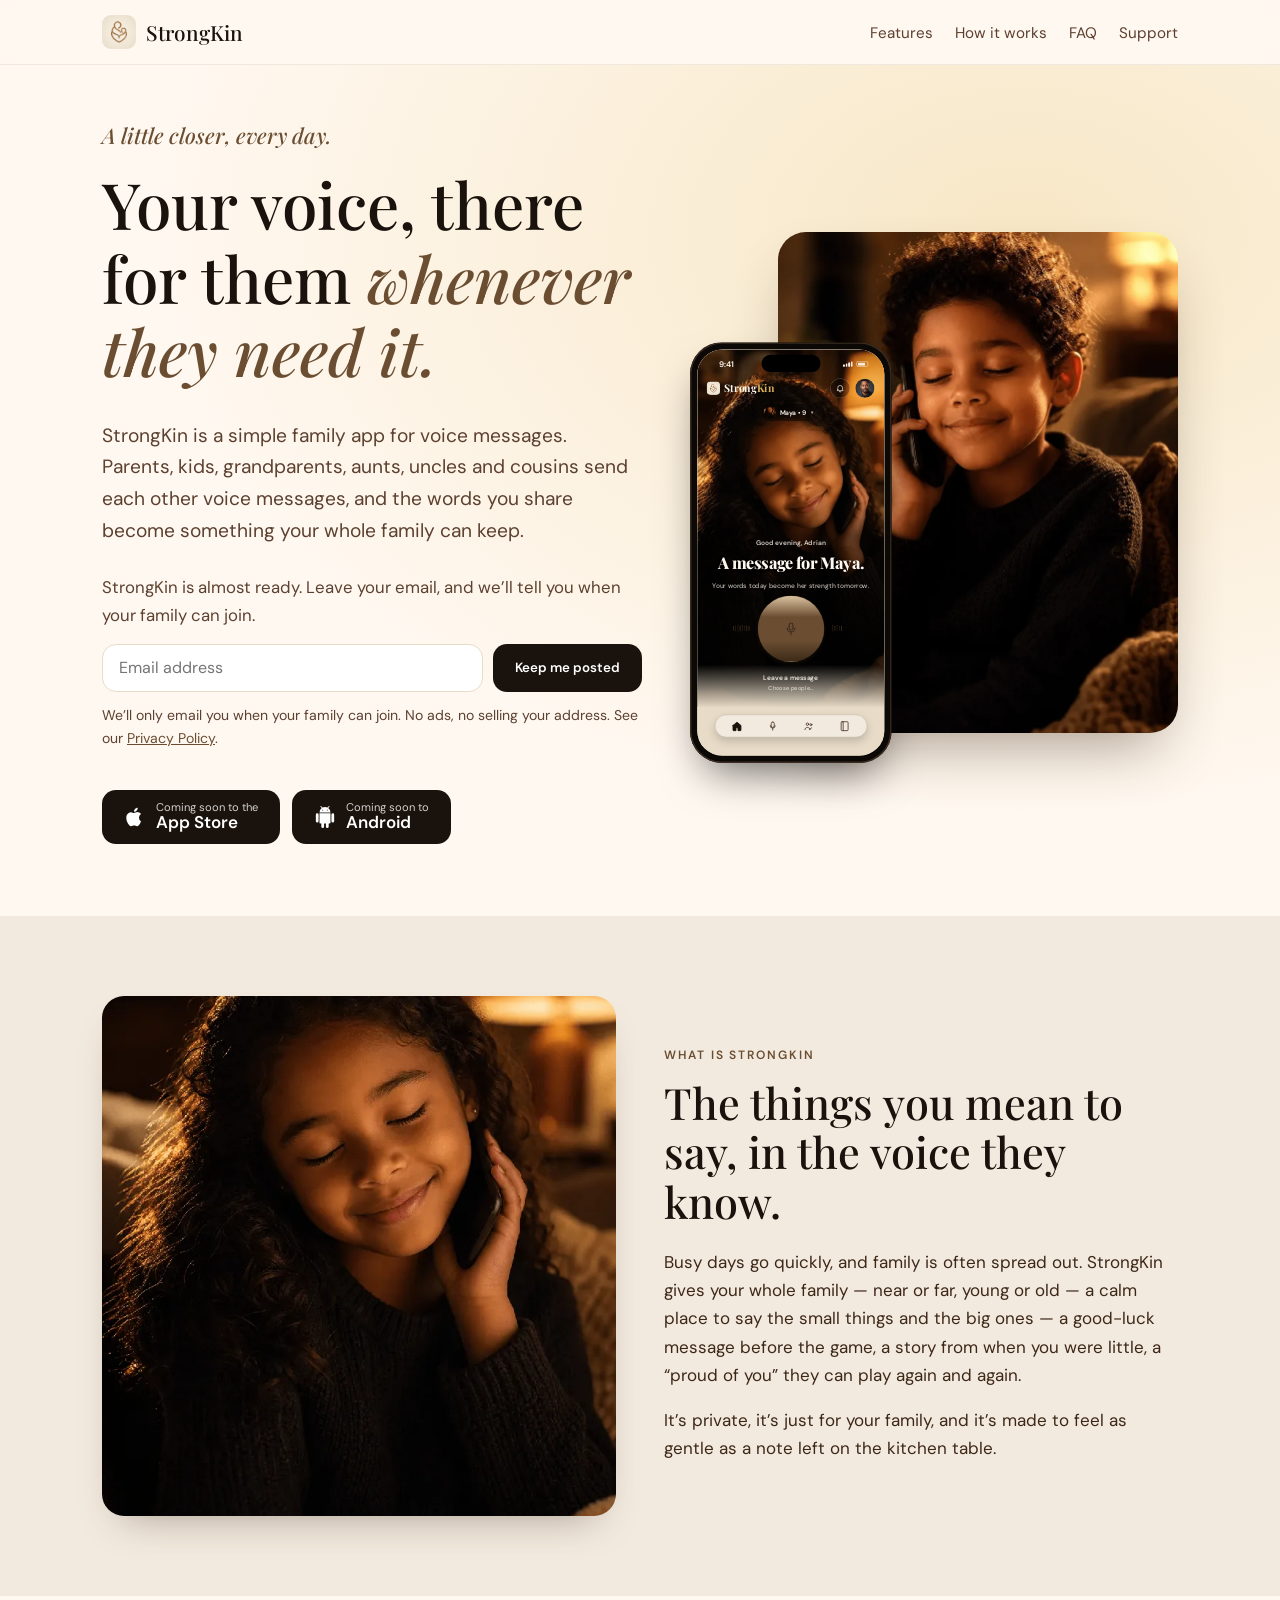
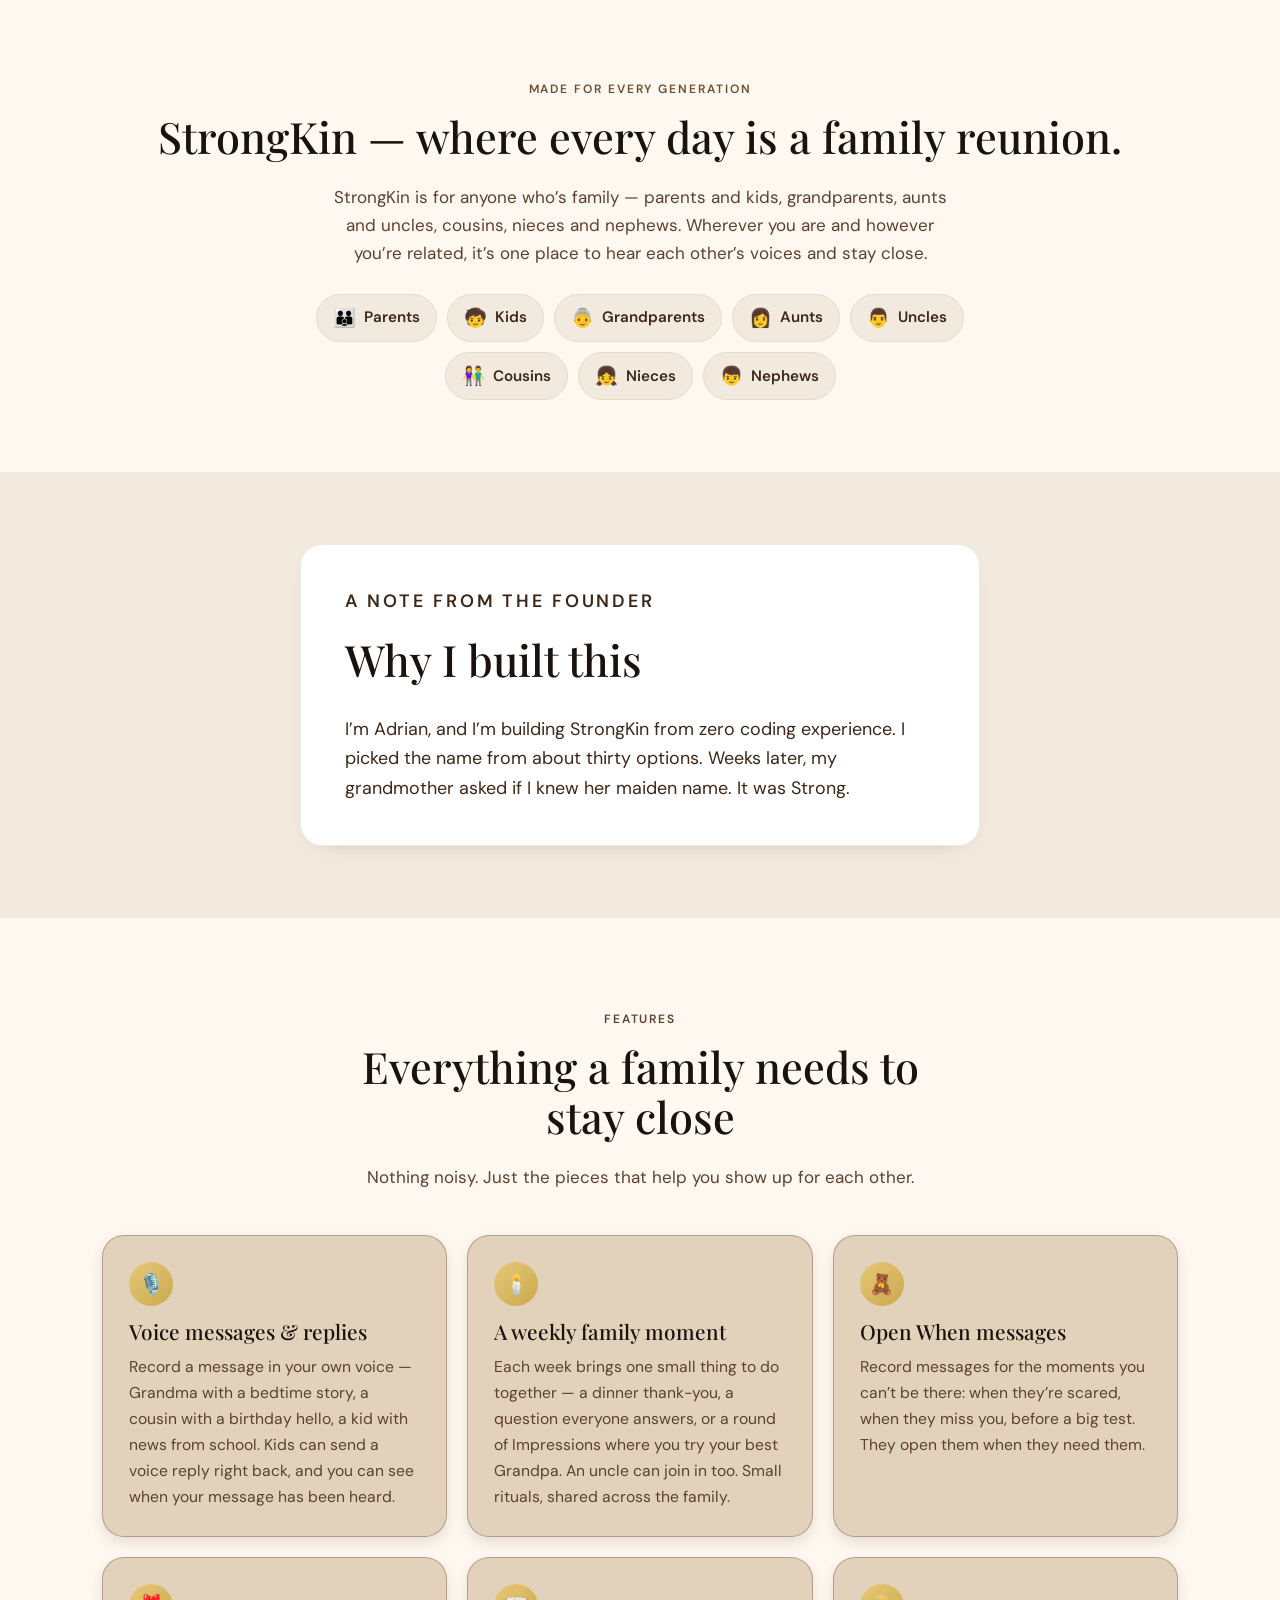
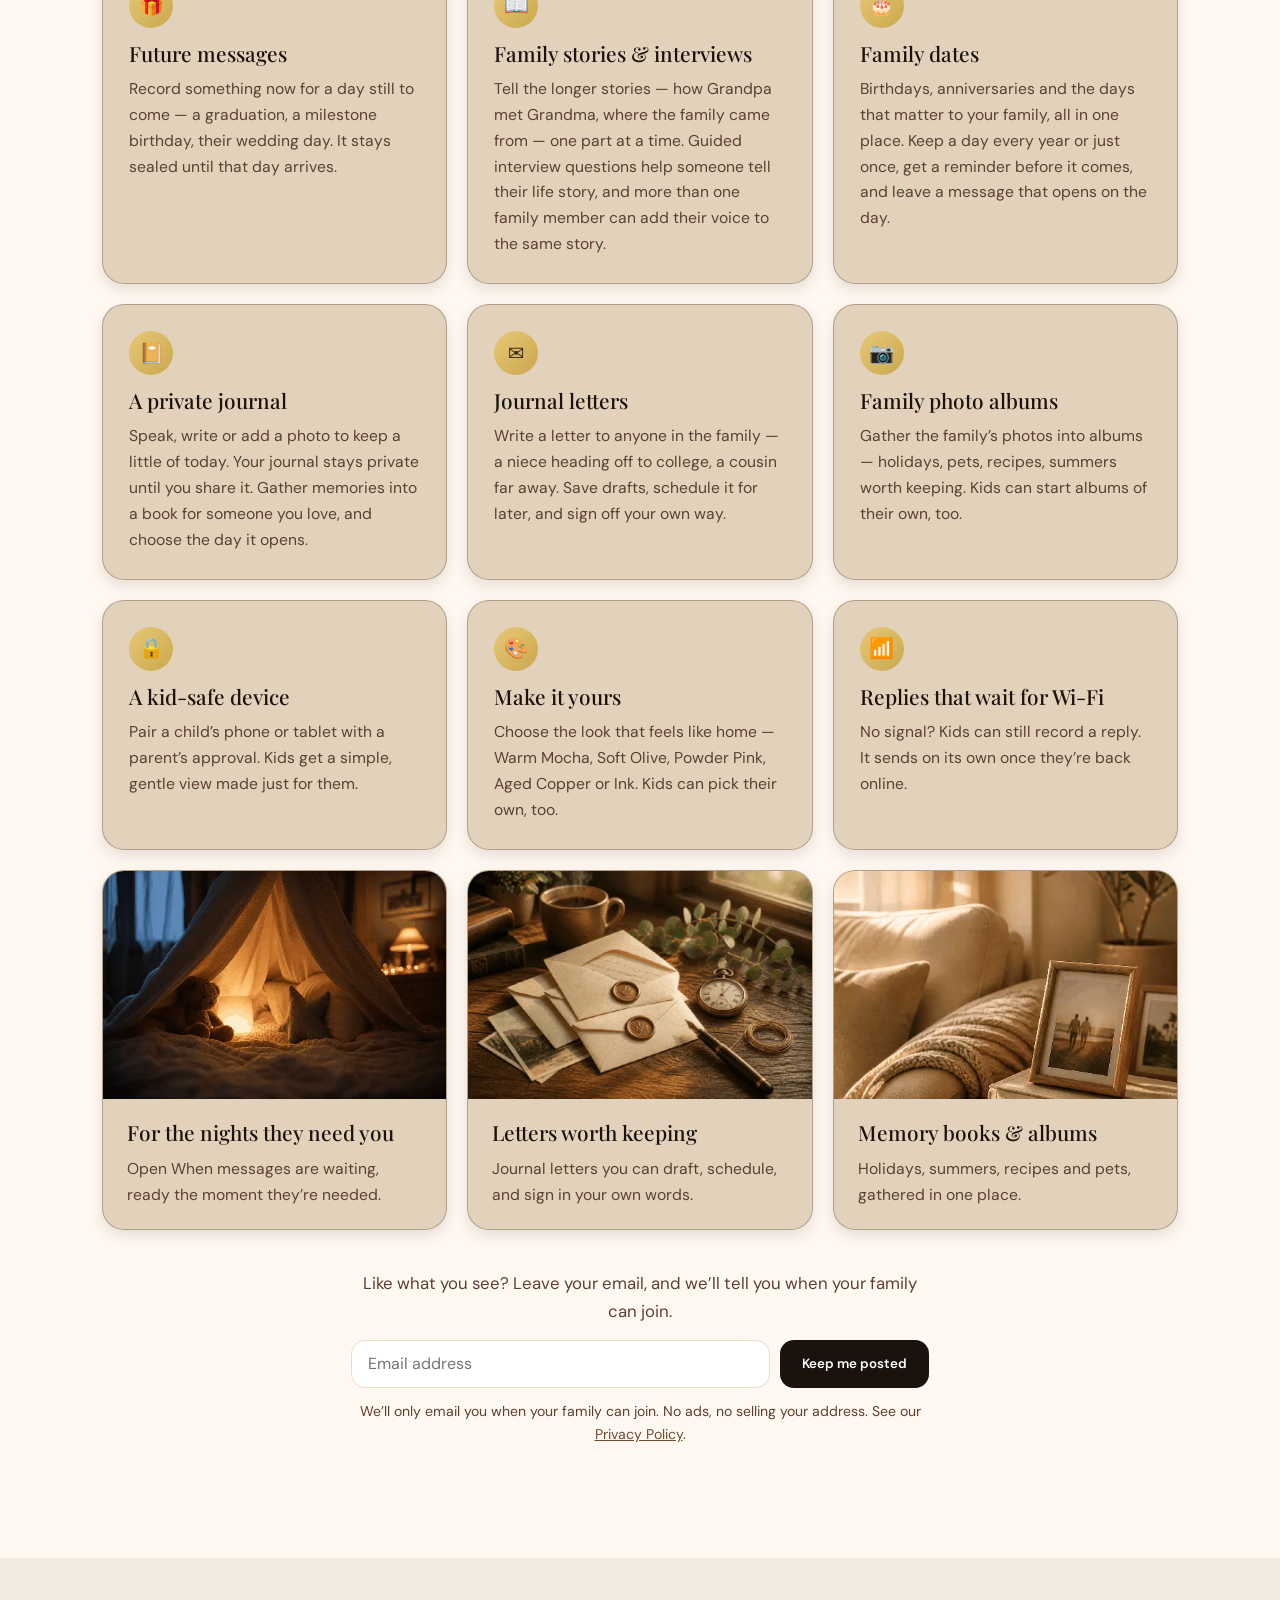
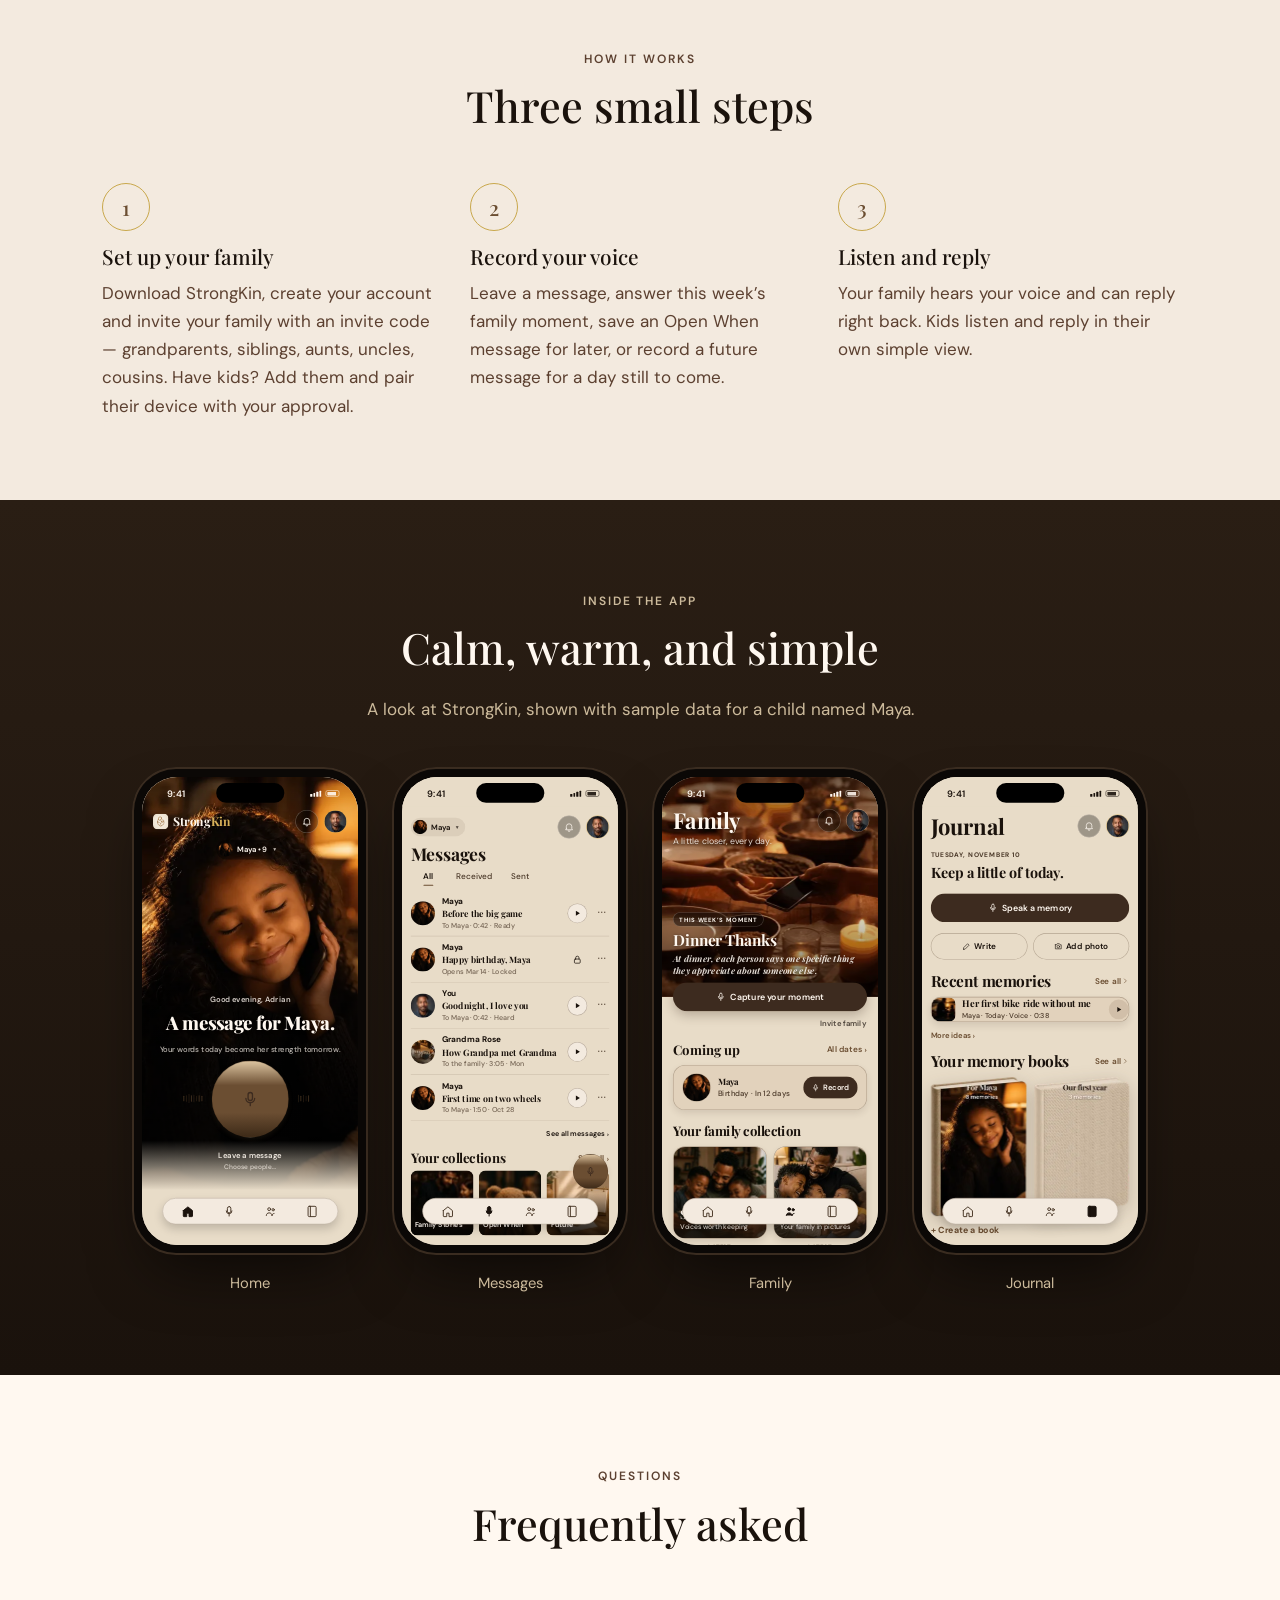
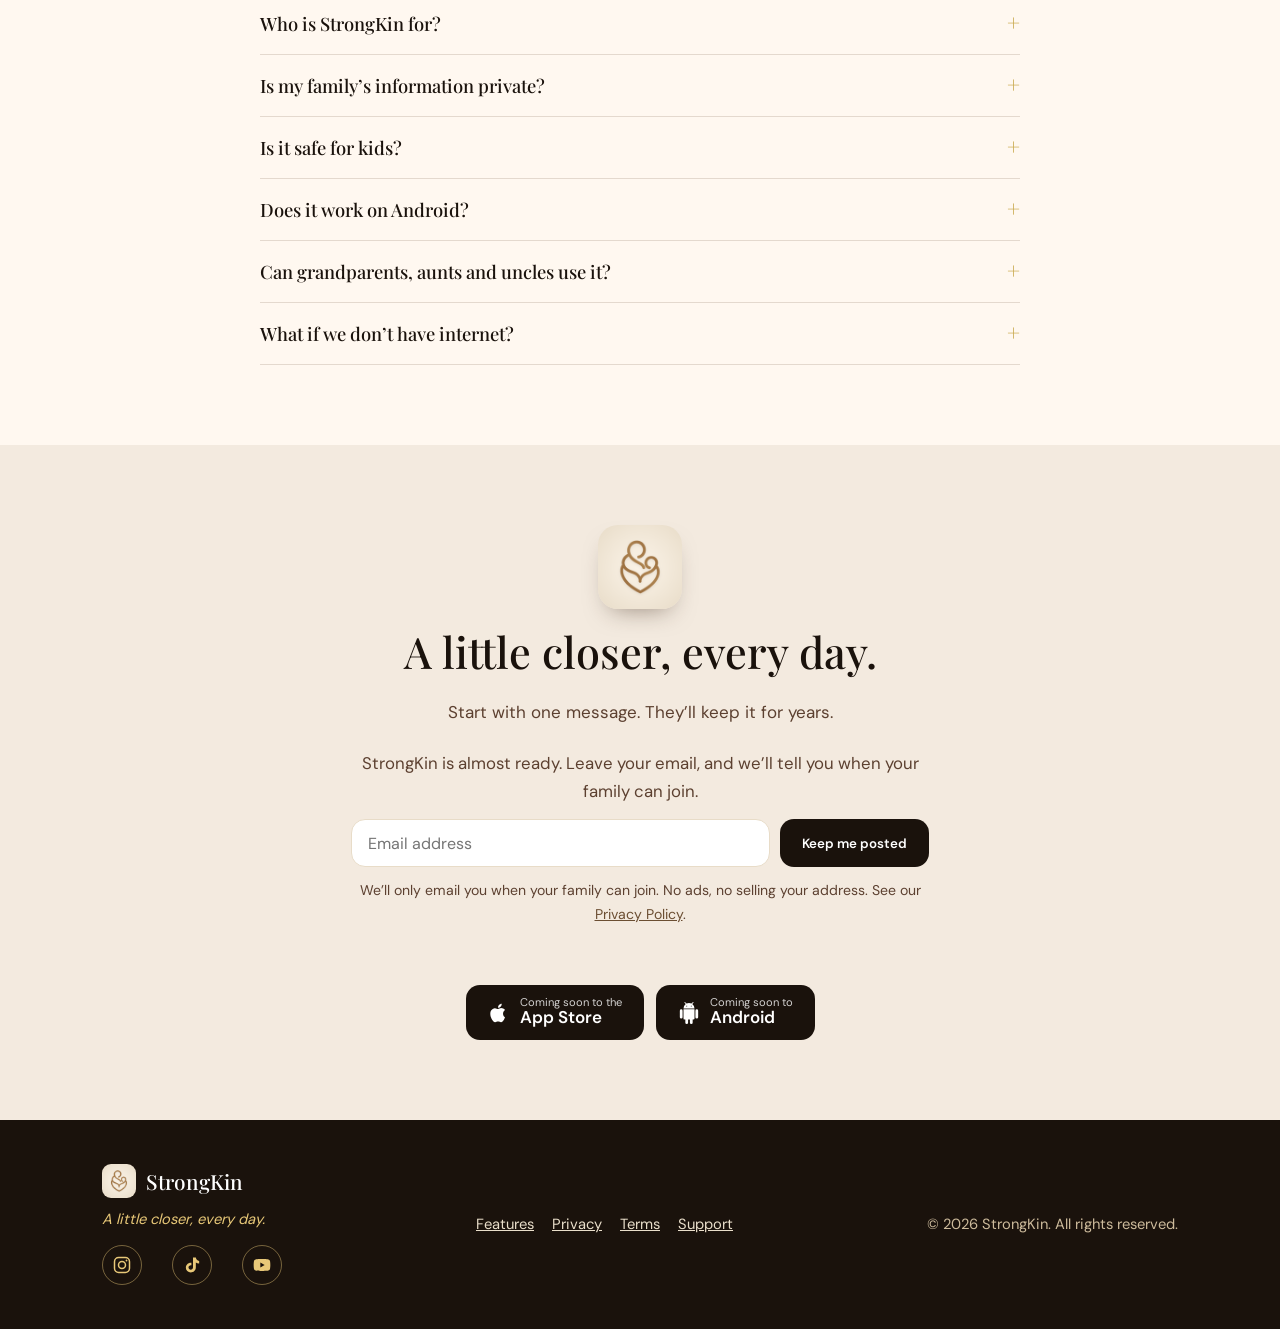
<file: index.html>
<!doctype html><html lang="en"><head><meta charset="utf-8"><meta name="viewport" content="width=device-width,initial-scale=1">
<title>StrongKin — A little closer, every day.</title><meta name="description" content="Voice messages that bring the whole family closer — parents and kids, grandparents, aunts, uncles and cousins. Hear each other’s voices, share a weekly family moment, and keep the stories that matter."><meta name="theme-color" content="#FFF8F0">
<link rel="canonical" href="https://strongkin.com/">
<meta property="og:type" content="website"><meta property="og:site_name" content="StrongKin"><meta property="og:title" content="StrongKin — A little closer, every day."><meta property="og:description" content="Voice messages that bring the whole family closer — parents and kids, grandparents, aunts, uncles and cousins. Hear each other’s voices, share a weekly family moment, and keep the stories that matter."><meta property="og:url" content="https://strongkin.com/"><meta property="og:image" content="https://strongkin.com/assets/img/og.jpg"><meta name="twitter:card" content="summary_large_image">
<link rel="icon" type="image/png" sizes="32x32" href="assets/img/favicon-rr-32.png?v=3"><link rel="icon" type="image/png" sizes="48x48" href="assets/img/favicon-rr-48.png?v=3"><link rel="icon" type="image/png" sizes="192x192" href="assets/img/favicon-rr-192.png?v=3"><link rel="apple-touch-icon" href="assets/img/icon-180.png">
<link rel="preload" href="assets/fonts/PlayfairDisplay_500Medium.woff" as="font" type="font/woff" crossorigin>
<link rel="stylesheet" href="assets/site.css"></head><body><a class="skip" href="#main">Skip to content</a>
<header class="top"><div class="wrap"><a class="brand" href="index.html"><img src="assets/img/icon-180.png" alt="" width="34" height="34">StrongKin</a>
<nav class="links" aria-label="Main"><a class="opt" href="index.html#features">Features</a><a class="opt" href="index.html#how">How it works</a><a href="index.html#faq">FAQ</a><a href="support.html">Support</a></nav></div></header><main id="main">
<section class="hero"><div class="wrap"><div><p class="tag">A little closer, every day.</p><h1>Your voice, there for them <em>whenever they need it.</em></h1>
<p class="lead">StrongKin is a simple family app for voice messages. Parents, kids, grandparents, aunts, uncles and cousins send each other voice messages, and the words you share become something your whole family can keep.</p><form class="waitlist" data-source="homepage-hero" action="#" method="post"><p class="waitlist-lead">StrongKin is almost ready. Leave your email, and we’ll tell you when your family can join.</p><div class="waitlist-row"><label class="sr-only" for="waitlist-email-hero">Email address</label><input id="waitlist-email-hero" type="email" name="email" autocomplete="email" inputmode="email" required placeholder="Email address"><div class="hp" aria-hidden="true"><label for="waitlist-company-hero">Company</label><input id="waitlist-company-hero" type="text" name="company" tabindex="-1" autocomplete="off"></div><button type="submit" class="btn">Keep me posted</button></div><p class="waitlist-note">We’ll only email you when your family can join. No ads, no selling your address. See our <a href="privacy.html">Privacy Policy</a>.</p><p class="waitlist-status" role="status" aria-live="polite"></p></form><div class="badges"><span class="badge-soon" role="img" aria-label="Coming soon to the App Store"><svg viewBox="0 0 24 24" aria-hidden="true"><path d="M16.4 12.6c0-2.6 2.1-3.8 2.2-3.9-1.2-1.8-3.1-2-3.7-2-1.6-.2-3.1.9-3.9.9-.8 0-2-.9-3.4-.9-1.7 0-3.3 1-4.2 2.6-1.8 3.1-.5 7.7 1.3 10.2.8 1.2 1.8 2.6 3.1 2.5 1.3-.1 1.7-.8 3.2-.8s1.9.8 3.2.8c1.3 0 2.2-1.2 3-2.5 1-1.4 1.3-2.7 1.4-2.8-.1 0-2.2-.8-2.2-4.1zM13.9 4.9c.7-.8 1.2-2 1-3.1-1 0-2.2.7-2.9 1.5-.6.7-1.2 1.9-1 3 1.1.1 2.2-.6 2.9-1.4z"/></svg><span><small>Coming soon to the</small>App Store</span></span><span class="badge-soon" role="img" aria-label="Coming soon to Android"><svg viewBox="0 0 24 24" aria-hidden="true"><path d="M6 18c0 .55.45 1 1 1h1v3.5a1.5 1.5 0 003 0V19h2v3.5a1.5 1.5 0 003 0V19h1c.55 0 1-.45 1-1V8H6v10zM3.5 8A1.5 1.5 0 002 9.5v7a1.5 1.5 0 003 0v-7A1.5 1.5 0 003.5 8zm17 0A1.5 1.5 0 0019 9.5v7a1.5 1.5 0 003 0v-7A1.5 1.5 0 0020.5 8zm-4.97-5.84l1.3-1.3a.5.5 0 10-.71-.71l-1.48 1.48A5.9 5.9 0 0012 1c-.96 0-1.86.23-2.66.63L7.85.15a.5.5 0 10-.71.71l1.31 1.31A5.97 5.97 0 006 7h12a5.97 5.97 0 00-2.47-4.84zM10 5H9V4h1v1zm5 0h-1V4h1v1z"/></svg><span><small>Coming soon to</small>Android</span></span></div></div>
<div class="hero-art"><img class="photo" src="assets/img/welcome-hero.webp" alt="A smiling child, eyes closed, listening to a message on a phone in a warm, lamp-lit room" width="853" height="1280" fetchpriority="high"><div class="phone-slot" aria-hidden="false" style="position:absolute;left:0;bottom:-30px;transform:scale(.72);transform-origin:bottom left"><div class="phone" role="img" aria-label="StrongKin Home screen: a full-screen photo of Maya, the headline “A message for Maya.” and a large gold mic button to leave a message"><div class="screen"><div class="app home"><img class="h-photo" src="assets/img/maya-home.webp" alt="" loading="lazy"><div class="h-scrim"></div><div class="sb light"><span>9:41</span><span class="isl"></span><span class="sbr"><i></i><i></i><i></i><i></i> <b class="batt"></b></span></div><div class="h-top"><div class="lock"><img src="assets/img/icon-180.png" alt=""><span><span class="strong">Strong</span><span class="kin">Kin</span></span></div><div class="h-right"><span class="bell"><svg class="ski" width="20" height="20" viewBox="0 0 24 24" fill="none" stroke="#FFF8F0" stroke-width="1.6" stroke-linecap="round" stroke-linejoin="round" aria-hidden="true"><path d="M6 16V11a6 6 0 0 1 12 0v5l1.5 2h-15L6 16Z"/><path d="M10 20a2 2 0 0 0 4 0"/></svg></span><span class="av"><img src="assets/img/avatar-parent.webp" alt="" loading="lazy"></span></div></div><div class="chip-wrap"><div class="chip"><span class="cav"><img src="assets/img/maya-home.webp" alt="" loading="lazy"></span>Maya • 9 <span class="caret">▼</span></div></div><div class="h-copy"><div class="greet">Good evening, Adrian</div><div class="hl">A message for Maya.</div><div class="hs">Your words today become her strength tomorrow.</div></div><div class="microw"><div class="ring"><span class="hwv hwl"><i style="height:9.1px"></i><i style="height:12.1px"></i><i style="height:15.1px"></i><i style="height:11.2px"></i><i style="height:13.6px"></i><i style="height:10.0px"></i><i style="height:12.7px"></i><i style="height:10.6px"></i></span><span class="hwv hwr"><i style="height:13.3px"></i><i style="height:10.9px"></i><i style="height:14.5px"></i><i style="height:9.7px"></i><i style="height:11.8px"></i></span><div class="micb"><svg class="ski" width="32" height="32" viewBox="0 0 24 24" fill="none" stroke="#3D2B1F" stroke-width="1.8" stroke-linecap="round" stroke-linejoin="round" aria-hidden="true"><rect x="9" y="3" width="6" height="11" rx="3"/><path d="M6 11a6 6 0 0 0 12 0M12 17v4"/></svg></div></div></div><div class="leave">Leave a message</div><div class="choose">Choose people…</div><div class="cap"><div class="cap-in"><div class="ct on"><span class="cdot"><svg class="ski" width="25" height="25" viewBox="0 0 24 24" fill="none" stroke="currentColor" stroke-width="1.7" stroke-linecap="round" stroke-linejoin="round" aria-hidden="true"><path d="M4 10.5 12 4l8 6.5V20a1 1 0 0 1-1 1h-5v-6H10v6H5a1 1 0 0 1-1-1v-9.5Z"/></svg></span></div><div class="ct"><span class="cdot"><svg class="ski" width="25" height="25" viewBox="0 0 24 24" fill="none" stroke="currentColor" stroke-width="1.7" stroke-linecap="round" stroke-linejoin="round" aria-hidden="true"><rect x="9" y="3.5" width="6" height="11" rx="3"/><path d="M7 11a5 5 0 0 0 10 0M12 16v4"/></svg></span></div><div class="ct"><span class="cdot"><svg class="ski" width="25" height="25" viewBox="0 0 24 24" fill="none" stroke="currentColor" stroke-width="1.7" stroke-linecap="round" stroke-linejoin="round" aria-hidden="true"><circle cx="9" cy="8" r="2.5"/><circle cx="16" cy="9" r="2"/><path d="M4 19c0-2.8 2.2-4.5 5-4.5s5 1.7 5 4.5M14 19c0-2 1.5-3.5 3.5-3.5"/></svg></span></div><div class="ct"><span class="cdot"><svg class="ski" width="25" height="25" viewBox="0 0 24 24" fill="none" stroke="currentColor" stroke-width="1.7" stroke-linecap="round" stroke-linejoin="round" aria-hidden="true"><rect x="5" y="3" width="14" height="18" rx="2"/><path d="M9 3v18"/></svg></span></div></div></div></div></div></div></div></div></div></section>
<section class="intro"><div class="wrap split reveal"><img src="assets/img/listening.webp" alt="A girl smiling as she listens to a voice message on headphones" loading="lazy" width="700" height="1050" style="max-height:520px;object-fit:cover;width:100%">
<div><p class="eyebrow">What is StrongKin</p><h2>The things you mean to say, in the voice they know.</h2><p>Busy days go quickly, and family is often spread out. StrongKin gives your whole family — near or far, young or old — a calm place to say the small things and the big ones — a good-luck message before the game, a story from when you were little, a “proud of you” they can play again and again.</p><p>It’s private, it’s just for your family, and it’s made to feel as gentle as a note left on the kitchen table.</p></div></div></section>
<section id="who" class="who"><div class="wrap reveal" style="text-align:center"><p class="eyebrow">Made for every generation</p><h2>StrongKin — where every day is a family reunion.</h2><p>StrongKin is for anyone who’s family — parents and kids, grandparents, aunts and uncles, cousins, nieces and nephews. Wherever you are and however you’re related, it’s one place to hear each other’s voices and stay close.</p>
<ul class="chips" aria-label="Family members StrongKin is for"><li><span aria-hidden="true">👪</span>Parents</li><li><span aria-hidden="true">🧒</span>Kids</li><li><span aria-hidden="true">👵</span>Grandparents</li><li><span aria-hidden="true">👩</span>Aunts</li><li><span aria-hidden="true">👨</span>Uncles</li><li><span aria-hidden="true">👫</span>Cousins</li><li><span aria-hidden="true">👧</span>Nieces</li><li><span aria-hidden="true">👦</span>Nephews</li></ul></div></section>
<section id="founder" class="founder"><div class="wrap"><article class="letter reveal"><p class="eyebrow">A note from the founder</p><h2>Why I built this</h2><p>I’m Adrian, and I’m building StrongKin from zero coding experience. I picked the name from about thirty options. Weeks later, my grandmother asked if I knew her maiden name. It was Strong.</p></article></div></section>
<section id="features"><div class="wrap"><div class="center reveal"><p class="eyebrow">Features</p><h2>Everything a family needs to stay close</h2><p>Nothing noisy. Just the pieces that help you show up for each other.</p></div>
<div class="grid reveal"><article class="card"><div class="ic" aria-hidden="true">🎙️</div><h3>Voice messages &amp; replies</h3><p>Record a message in your own voice — Grandma with a bedtime story, a cousin with a birthday hello, a kid with news from school. Kids can send a voice reply right back, and you can see when your message has been heard.</p></article><article class="card"><div class="ic" aria-hidden="true">🕯️</div><h3>A weekly family moment</h3><p>Each week brings one small thing to do together — a dinner thank-you, a question everyone answers, or a round of Impressions where you try your best Grandpa. An uncle can join in too. Small rituals, shared across the family.</p></article><article class="card"><div class="ic" aria-hidden="true">🧸</div><h3>Open When messages</h3><p>Record messages for the moments you can’t be there: when they’re scared, when they miss you, before a big test. They open them when they need them.</p></article><article class="card"><div class="ic" aria-hidden="true">🎁</div><h3>Future messages</h3><p>Record something now for a day still to come — a graduation, a milestone birthday, their wedding day. It stays sealed until that day arrives.</p></article><article class="card"><div class="ic" aria-hidden="true">📖</div><h3>Family stories &amp; interviews</h3><p>Tell the longer stories — how Grandpa met Grandma, where the family came from — one part at a time. Guided interview questions help someone tell their life story, and more than one family member can add their voice to the same story.</p></article><article class="card"><div class="ic" aria-hidden="true">🎂</div><h3>Family dates</h3><p>Birthdays, anniversaries and the days that matter to your family, all in one place. Keep a day every year or just once, get a reminder before it comes, and leave a message that opens on the day.</p></article><article class="card"><div class="ic" aria-hidden="true">📔</div><h3>A private journal</h3><p>Speak, write or add a photo to keep a little of today. Your journal stays private until you share it. Gather memories into a book for someone you love, and choose the day it opens.</p></article><article class="card"><div class="ic" aria-hidden="true">✉️</div><h3>Journal letters</h3><p>Write a letter to anyone in the family — a niece heading off to college, a cousin far away. Save drafts, schedule it for later, and sign off your own way.</p></article><article class="card"><div class="ic" aria-hidden="true">📷</div><h3>Family photo albums</h3><p>Gather the family’s photos into albums — holidays, pets, recipes, summers worth keeping. Kids can start albums of their own, too.</p></article><article class="card"><div class="ic" aria-hidden="true">🔒</div><h3>A kid-safe device</h3><p>Pair a child’s phone or tablet with a parent’s approval. Kids get a simple, gentle view made just for them.</p></article><article class="card"><div class="ic" aria-hidden="true">🎨</div><h3>Make it yours</h3><p>Choose the look that feels like home — Warm Mocha, Soft Olive, Powder Pink, Aged Copper or Ink. Kids can pick their own, too.</p></article><article class="card"><div class="ic" aria-hidden="true">📶</div><h3>Replies that wait for Wi-Fi</h3><p>No signal? Kids can still record a reply. It sends on its own once they’re back online.</p></article></div><div class="grid reveal" style="margin-top:20px"><article class="card img"><img src="assets/img/open-when-scared.webp" alt="A teddy bear holding a small envelope, the art for an Open When message" loading="lazy" width="600" height="400"><div><h3>For the nights they need you</h3><p>Open When messages are waiting, ready the moment they’re needed.</p></div></article>
<article class="card img"><img src="assets/img/messages-hero.webp" alt="Cream envelopes with gold wax seals on a wooden desk beside a pocket watch" loading="lazy" width="900" height="600"><div><h3>Letters worth keeping</h3><p>Journal letters you can draft, schedule, and sign in your own words.</p></div></article>
<article class="card img"><img src="assets/img/album.webp" alt="A family moments photo album cover" loading="lazy" width="500" height="750" style="aspect-ratio:3/2"><div><h3>Memory books &amp; albums</h3><p>Holidays, summers, recipes and pets, gathered in one place.</p></div></article></div><div class="features-cta reveal"><form class="waitlist" data-source="homepage-cta" action="#" method="post"><p class="waitlist-lead">Like what you see? Leave your email, and we’ll tell you when your family can join.</p><div class="waitlist-row"><label class="sr-only" for="waitlist-email-features">Email address</label><input id="waitlist-email-features" type="email" name="email" autocomplete="email" inputmode="email" required placeholder="Email address"><div class="hp" aria-hidden="true"><label for="waitlist-company-features">Company</label><input id="waitlist-company-features" type="text" name="company" tabindex="-1" autocomplete="off"></div><button type="submit" class="btn">Keep me posted</button></div><p class="waitlist-note">We’ll only email you when your family can join. No ads, no selling your address. See our <a href="privacy.html">Privacy Policy</a>.</p><p class="waitlist-status" role="status" aria-live="polite"></p></form></div></div></section>
<section id="how" class="intro"><div class="wrap"><div class="center reveal"><p class="eyebrow">How it works</p><h2>Three small steps</h2></div><ol class="steps reveal">
<li><h3>Set up your family</h3><p>Download StrongKin, create your account and invite your family with an invite code — grandparents, siblings, aunts, uncles, cousins. Have kids? Add them and pair their device with your approval.</p></li>
<li><h3>Record your voice</h3><p>Leave a message, answer this week’s family moment, save an Open When message for later, or record a future message for a day still to come.</p></li>
<li><h3>Listen and reply</h3><p>Your family hears your voice and can reply right back. Kids listen and reply in their own simple view.</p></li></ol></div></section>
<section class="dark"><div class="wrap"><div class="center reveal"><p class="eyebrow">Inside the app</p><h2>Calm, warm, and simple</h2><p>A look at StrongKin, shown with sample data for a child named Maya.</p></div>
<div class="phones reveal"><figure><div class="phone" role="img" aria-label="StrongKin Home screen: a full-screen photo of Maya, the headline “A message for Maya.” and a large gold mic button to leave a message"><div class="screen"><div class="app home"><img class="h-photo" src="assets/img/maya-home.webp" alt="" loading="lazy"><div class="h-scrim"></div><div class="sb light"><span>9:41</span><span class="isl"></span><span class="sbr"><i></i><i></i><i></i><i></i> <b class="batt"></b></span></div><div class="h-top"><div class="lock"><img src="assets/img/icon-180.png" alt=""><span><span class="strong">Strong</span><span class="kin">Kin</span></span></div><div class="h-right"><span class="bell"><svg class="ski" width="20" height="20" viewBox="0 0 24 24" fill="none" stroke="#FFF8F0" stroke-width="1.6" stroke-linecap="round" stroke-linejoin="round" aria-hidden="true"><path d="M6 16V11a6 6 0 0 1 12 0v5l1.5 2h-15L6 16Z"/><path d="M10 20a2 2 0 0 0 4 0"/></svg></span><span class="av"><img src="assets/img/avatar-parent.webp" alt="" loading="lazy"></span></div></div><div class="chip-wrap"><div class="chip"><span class="cav"><img src="assets/img/maya-home.webp" alt="" loading="lazy"></span>Maya • 9 <span class="caret">▼</span></div></div><div class="h-copy"><div class="greet">Good evening, Adrian</div><div class="hl">A message for Maya.</div><div class="hs">Your words today become her strength tomorrow.</div></div><div class="microw"><div class="ring"><span class="hwv hwl"><i style="height:9.1px"></i><i style="height:12.1px"></i><i style="height:15.1px"></i><i style="height:11.2px"></i><i style="height:13.6px"></i><i style="height:10.0px"></i><i style="height:12.7px"></i><i style="height:10.6px"></i></span><span class="hwv hwr"><i style="height:13.3px"></i><i style="height:10.9px"></i><i style="height:14.5px"></i><i style="height:9.7px"></i><i style="height:11.8px"></i></span><div class="micb"><svg class="ski" width="32" height="32" viewBox="0 0 24 24" fill="none" stroke="#3D2B1F" stroke-width="1.8" stroke-linecap="round" stroke-linejoin="round" aria-hidden="true"><rect x="9" y="3" width="6" height="11" rx="3"/><path d="M6 11a6 6 0 0 0 12 0M12 17v4"/></svg></div></div></div><div class="leave">Leave a message</div><div class="choose">Choose people…</div><div class="cap"><div class="cap-in"><div class="ct on"><span class="cdot"><svg class="ski" width="25" height="25" viewBox="0 0 24 24" fill="none" stroke="currentColor" stroke-width="1.7" stroke-linecap="round" stroke-linejoin="round" aria-hidden="true"><path d="M4 10.5 12 4l8 6.5V20a1 1 0 0 1-1 1h-5v-6H10v6H5a1 1 0 0 1-1-1v-9.5Z"/></svg></span></div><div class="ct"><span class="cdot"><svg class="ski" width="25" height="25" viewBox="0 0 24 24" fill="none" stroke="currentColor" stroke-width="1.7" stroke-linecap="round" stroke-linejoin="round" aria-hidden="true"><rect x="9" y="3.5" width="6" height="11" rx="3"/><path d="M7 11a5 5 0 0 0 10 0M12 16v4"/></svg></span></div><div class="ct"><span class="cdot"><svg class="ski" width="25" height="25" viewBox="0 0 24 24" fill="none" stroke="currentColor" stroke-width="1.7" stroke-linecap="round" stroke-linejoin="round" aria-hidden="true"><circle cx="9" cy="8" r="2.5"/><circle cx="16" cy="9" r="2"/><path d="M4 19c0-2.8 2.2-4.5 5-4.5s5 1.7 5 4.5M14 19c0-2 1.5-3.5 3.5-3.5"/></svg></span></div><div class="ct"><span class="cdot"><svg class="ski" width="25" height="25" viewBox="0 0 24 24" fill="none" stroke="currentColor" stroke-width="1.7" stroke-linecap="round" stroke-linejoin="round" aria-hidden="true"><rect x="5" y="3" width="14" height="18" rx="2"/><path d="M9 3v18"/></svg></span></div></div></div></div></div></div><figcaption>Home</figcaption></figure><figure><div class="phone" role="img" aria-label="StrongKin Messages screen: Maya name chip, bell and profile photo scroll with the inbox, a small gold mic above the tab bar to record, All, Received and Sent filters, a full-row inbox, and Your collections for Family Stories, Open When, and Future"><div class="screen"><div class="app msg"><div class="sb"><span>9:41</span><span class="isl"></span><span class="sbr"><i></i><i></i><i></i><i></i> <b class="batt"></b></span></div><div class="pg-clip"><div class="pg msg-pg"><div class="msg-head"><div class="maya-chip"><span class="cav"><img src="assets/img/maya-home.webp" alt="" loading="lazy"></span>Maya <span class="caret">▼</span></div><div class="h-right"><span class="bell on-page"><svg class="ski" width="20" height="20" viewBox="0 0 24 24" fill="none" stroke="#FFF8F0" stroke-width="1.6" stroke-linecap="round" stroke-linejoin="round" aria-hidden="true"><path d="M6 16V11a6 6 0 0 1 12 0v5l1.5 2h-15L6 16Z"/><path d="M10 20a2 2 0 0 0 4 0"/></svg></span><span class="av"><img src="assets/img/avatar-parent.webp" alt="" loading="lazy"></span></div></div><div class="msg-title-row"><div class="pageTitle">Messages</div></div><div class="flt"><span class="on">All<i></i></span><span>Received<i></i></span><span>Sent<i></i></span></div><div class="inbox"><div class="irow"><span class="iface"><img src="assets/img/maya-home.webp" alt="" loading="lazy"></span><div class="icopy"><b class="iname">Maya</b><b class="ititle">Before the big game</b><span>To Maya · 0:42 · Ready</span></div><span class="pb"><svg class="ski" width="16" height="16" viewBox="0 0 24 24" fill="none" stroke="#3D2B1F" stroke-width="1.6" stroke-linecap="round" stroke-linejoin="round" aria-hidden="true"><path d="M8 5v14l11-7L8 5Z" fill="currentColor" stroke="none"/></svg></span><span class="kebab">⋯</span></div><div class="irow"><span class="iface"><img src="assets/img/maya-home.webp" alt="" loading="lazy"></span><div class="icopy"><b class="iname">Maya</b><b class="ititle">Happy birthday, Maya</b><span>Opens Mar 14 · Locked</span></div><span class="pb lock"><svg class="ski" width="18" height="18" viewBox="0 0 24 24" fill="none" stroke="#1A120C" stroke-width="1.8" stroke-linecap="round" aria-hidden="true"><rect x="5" y="11" width="14" height="10" rx="2"/><path d="M8 11V8a4 4 0 0 1 8 0v3"/></svg></span><span class="kebab">⋯</span></div><div class="irow"><span class="iface"><img src="assets/img/avatar-parent.webp" alt="" loading="lazy"></span><div class="icopy"><b class="iname">You</b><b class="ititle">Goodnight, I love you</b><span>To Maya · 0:42 · Heard</span></div><span class="pb"><svg class="ski" width="16" height="16" viewBox="0 0 24 24" fill="none" stroke="#3D2B1F" stroke-width="1.6" stroke-linecap="round" stroke-linejoin="round" aria-hidden="true"><path d="M8 5v14l11-7L8 5Z" fill="currentColor" stroke="none"/></svg></span><span class="kebab">⋯</span></div><div class="irow"><span class="iface"><img src="assets/img/wfm-laugh.webp" alt="" loading="lazy"></span><div class="icopy"><b class="iname">Grandma Rose</b><b class="ititle">How Grandpa met Grandma</b><span>To the family · 3:05 · Mon</span></div><span class="pb"><svg class="ski" width="16" height="16" viewBox="0 0 24 24" fill="none" stroke="#3D2B1F" stroke-width="1.6" stroke-linecap="round" stroke-linejoin="round" aria-hidden="true"><path d="M8 5v14l11-7L8 5Z" fill="currentColor" stroke="none"/></svg></span><span class="kebab">⋯</span></div><div class="irow"><span class="iface"><img src="assets/img/maya-home.webp" alt="" loading="lazy"></span><div class="icopy"><b class="iname">Maya</b><b class="ititle">First time on two wheels</b><span>To Maya · 1:50 · Oct 28</span></div><span class="pb"><svg class="ski" width="16" height="16" viewBox="0 0 24 24" fill="none" stroke="#3D2B1F" stroke-width="1.6" stroke-linecap="round" stroke-linejoin="round" aria-hidden="true"><path d="M8 5v14l11-7L8 5Z" fill="currentColor" stroke="none"/></svg></span><span class="kebab">⋯</span></div></div><div class="seeall">See all messages ›</div><div class="sh2"><span class="s2">Your collections</span><span class="lk2">See all ›</span></div><div class="cgrid"><div class="ctile"><img src="assets/img/entry-story.webp" alt="" loading="lazy"><div class="rt-g"></div><b>Family Stories</b></div><div class="ctile"><img src="assets/img/col-open-when.webp" alt="" loading="lazy"><div class="rt-g"></div><b>Open When</b></div><div class="ctile"><img src="assets/img/col-future.webp" alt="" loading="lazy"><div class="rt-g"></div><b>Future</b></div></div></div></div><div class="msg-fab" aria-hidden="true"><svg aria-hidden="true" class="ski" fill="none" height="20" stroke="#3D2B1F" stroke-linecap="round" stroke-linejoin="round" stroke-width="1.8" viewBox="0 0 24 24" width="20"><rect height="11" rx="3" width="6" x="9" y="3"></rect><path d="M6 11a6 6 0 0 0 12 0M12 17v4"></path></svg></div><div class="cap"><div class="cap-in"><div class="ct"><span class="cdot"><svg class="ski" width="25" height="25" viewBox="0 0 24 24" fill="none" stroke="currentColor" stroke-width="1.7" stroke-linecap="round" stroke-linejoin="round" aria-hidden="true"><path d="M4 10.5 12 4l8 6.5V20a1 1 0 0 1-1 1h-5v-6H10v6H5a1 1 0 0 1-1-1v-9.5Z"/></svg></span></div><div class="ct on"><span class="cdot"><svg class="ski" width="25" height="25" viewBox="0 0 24 24" fill="none" stroke="currentColor" stroke-width="1.7" stroke-linecap="round" stroke-linejoin="round" aria-hidden="true"><rect x="9" y="3.5" width="6" height="11" rx="3"/><path d="M7 11a5 5 0 0 0 10 0M12 16v4"/></svg></span></div><div class="ct"><span class="cdot"><svg class="ski" width="25" height="25" viewBox="0 0 24 24" fill="none" stroke="currentColor" stroke-width="1.7" stroke-linecap="round" stroke-linejoin="round" aria-hidden="true"><circle cx="9" cy="8" r="2.5"/><circle cx="16" cy="9" r="2"/><path d="M4 19c0-2.8 2.2-4.5 5-4.5s5 1.7 5 4.5M14 19c0-2 1.5-3.5 3.5-3.5"/></svg></span></div><div class="ct"><span class="cdot"><svg class="ski" width="25" height="25" viewBox="0 0 24 24" fill="none" stroke="currentColor" stroke-width="1.7" stroke-linecap="round" stroke-linejoin="round" aria-hidden="true"><rect x="5" y="3" width="14" height="18" rx="2"/><path d="M9 3v18"/></svg></span></div></div></div></div></div></div><figcaption>Messages</figcaption></figure><figure><div class="phone" role="img" aria-label="StrongKin Family screen: this week’s moment, Dinner Thanks, as a full-width photo with “Family — A little closer, every day.”, the bell and profile photo on top, a Capture your moment button, an Invite family link, Maya’s birthday coming up in 12 days, and the Stories and Albums collection"><div class="screen"><div class="app fam fb"><div class="sb light"><span>9:41</span><span class="isl"></span><span class="sbr"><i></i><i></i><i></i><i></i> <b class="batt"></b></span></div><div class="fb-page"><div class="fb-hero"><img class="fb-photo" src="assets/img/wfm-dinner2.webp" alt="" loading="lazy"><div class="fb-st"></div><div class="fb-sbm"></div><div class="fb-head"><div><div class="ft">Family</div><div class="fs">A little closer, every day.</div></div><div class="h-right"><span class="bell"><svg class="ski" width="20" height="20" viewBox="0 0 24 24" fill="none" stroke="#FFF8F0" stroke-width="1.6" stroke-linecap="round" stroke-linejoin="round" aria-hidden="true"><path d="M6 16V11a6 6 0 0 1 12 0v5l1.5 2h-15L6 16Z"/><path d="M10 20a2 2 0 0 0 4 0"/></svg></span><span class="av"><img src="assets/img/avatar-parent.webp" alt="" loading="lazy"></span></div></div><div class="fb-meta"><span class="fb-chip">This week’s moment</span><div class="fb-title">Dinner Thanks</div><div class="fb-prompt">At dinner, each person says one specific thing they appreciate about someone else.</div></div></div><div class="fb-cta"><div class="cap-btn"><svg class="ski" width="18" height="18" viewBox="0 0 24 24" fill="none" stroke="currentColor" stroke-width="1.7" stroke-linecap="round" stroke-linejoin="round" aria-hidden="true"><rect x="9" y="3" width="6" height="11" rx="3"/><path d="M6 11a6 6 0 0 0 12 0M12 17v4"/></svg> Capture your moment</div></div><div class="fb-after"><div class="fb-invite">Invite family</div><div class="sec"><div class="sh2"><span class="s2">Coming up</span><span class="lk2">All dates ›</span></div><div class="card ev"><span class="evf"><img src="assets/img/maya-home.webp" alt="" loading="lazy"></span><div class="evc"><b>Maya</b><span>Birthday · In 12 days</span></div><span class="lv"><svg class="ski" width="15" height="15" viewBox="0 0 24 24" fill="none" stroke="currentColor" stroke-width="1.7" stroke-linecap="round" stroke-linejoin="round" aria-hidden="true"><rect x="9" y="3" width="6" height="11" rx="3"/><path d="M6 11a6 6 0 0 0 12 0M12 17v4"/></svg> Record</span></div></div><div class="sec"><div class="s2">Your family collection</div><div class="tiles"><div class="tl"><div class="tp card"><img src="assets/img/fam-tile-stories.webp" alt="" loading="lazy"><div class="tf"></div><div class="tx"><b>Stories</b><span>Voices worth keeping</span></div></div><div class="tc"><span class="tc-lead">Latest</span><span class="tc-title">How they met</span></div></div><div class="tl"><div class="tp card"><img src="assets/img/fam-tile-albums.webp" alt="" loading="lazy"><div class="tf"></div><div class="tx"><b>Albums</b><span>Your family in pictures</span></div></div><div class="tc"><span class="tc-lead">Latest</span><span class="tc-title">Sunday dinners</span></div></div></div></div></div></div><div class="cap"><div class="cap-in"><div class="ct"><span class="cdot"><svg class="ski" width="25" height="25" viewBox="0 0 24 24" fill="none" stroke="currentColor" stroke-width="1.7" stroke-linecap="round" stroke-linejoin="round" aria-hidden="true"><path d="M4 10.5 12 4l8 6.5V20a1 1 0 0 1-1 1h-5v-6H10v6H5a1 1 0 0 1-1-1v-9.5Z"/></svg></span></div><div class="ct"><span class="cdot"><svg class="ski" width="25" height="25" viewBox="0 0 24 24" fill="none" stroke="currentColor" stroke-width="1.7" stroke-linecap="round" stroke-linejoin="round" aria-hidden="true"><rect x="9" y="3.5" width="6" height="11" rx="3"/><path d="M7 11a5 5 0 0 0 10 0M12 16v4"/></svg></span></div><div class="ct on"><span class="cdot"><svg class="ski" width="25" height="25" viewBox="0 0 24 24" fill="none" stroke="currentColor" stroke-width="1.7" stroke-linecap="round" stroke-linejoin="round" aria-hidden="true"><circle cx="9" cy="8" r="2.5"/><circle cx="16" cy="9" r="2"/><path d="M4 19c0-2.8 2.2-4.5 5-4.5s5 1.7 5 4.5M14 19c0-2 1.5-3.5 3.5-3.5"/></svg></span></div><div class="ct"><span class="cdot"><svg class="ski" width="25" height="25" viewBox="0 0 24 24" fill="none" stroke="currentColor" stroke-width="1.7" stroke-linecap="round" stroke-linejoin="round" aria-hidden="true"><rect x="5" y="3" width="14" height="18" rx="2"/><path d="M9 3v18"/></svg></span></div></div></div></div></div></div><figcaption>Family</figcaption></figure><figure><div class="phone" role="img" aria-label="StrongKin Journal screen: “Keep a little of today.” with Speak a memory, Write and Add photo, a recent memory, hardcover memory books for Maya and Our first year, Letters with one from Grandma Rose, and the bell and profile photo in the header"><div class="screen"><div class="app jrn"><div class="sb"><span>9:41</span><span class="isl"></span><span class="sbr"><i></i><i></i><i></i><i></i> <b class="batt"></b></span></div><div class="pg-clip"><div class="pg j"><div class="fh"><div class="ft">Journal</div><div class="h-right"><span class="bell on-page"><svg class="ski" width="20" height="20" viewBox="0 0 24 24" fill="none" stroke="#FFF8F0" stroke-width="1.6" stroke-linecap="round" stroke-linejoin="round" aria-hidden="true"><path d="M6 16V11a6 6 0 0 1 12 0v5l1.5 2h-15L6 16Z"/><path d="M10 20a2 2 0 0 0 4 0"/></svg></span><span class="av"><img src="assets/img/avatar-parent.webp" alt="" loading="lazy"></span></div></div><div class="capture-block"><div class="dateLine">Tuesday, November 10</div><div class="ctt">Keep a little of today.</div><div class="spk"><svg class="ski" width="18" height="18" viewBox="0 0 24 24" fill="none" stroke="currentColor" stroke-width="1.7" stroke-linecap="round" stroke-linejoin="round" aria-hidden="true"><rect x="9" y="3" width="6" height="11" rx="3"/><path d="M6 11a6 6 0 0 0 12 0M12 17v4"/></svg> Speak a memory</div><div class="sec2"><span><svg class="ski" width="16" height="16" viewBox="0 0 24 24" fill="none" stroke="#1A120C" stroke-width="1.7" stroke-linecap="round" stroke-linejoin="round" aria-hidden="true"><path d="M4 20h4L19 9l-4-4L4 16v4Z"/></svg> Write</span><span><svg class="ski" width="16" height="16" viewBox="0 0 24 24" fill="none" stroke="#1A120C" stroke-width="1.7" stroke-linecap="round" stroke-linejoin="round" aria-hidden="true"><path d="M4 8h3l2-3h6l2 3h3v11H4V8Z"/><circle cx="12" cy="13" r="3.5"/></svg> Add photo</span></div></div><div class="sec"><div class="sh2"><span class="s3">Recent memories</span><span class="lk2 see">See all<svg aria-hidden="true" class="ski chev" fill="none" height="14" stroke="currentColor" stroke-linecap="round" stroke-width="1.8" viewBox="0 0 24 24" width="14"><path d="m9 6 6 6-6 6"></path></svg></span></div><div class="card mrow"><img class="th" src="assets/img/entry-moment.webp" alt="" loading="lazy"><div class="evc"><b>Her first bike ride without me</b><span>Maya · Today · Voice · 0:38</span></div><span class="pb"><svg class="ski" width="16" height="16" viewBox="0 0 24 24" fill="none" stroke="#3D2B1F" stroke-width="1.6" stroke-linecap="round" stroke-linejoin="round" aria-hidden="true"><path d="M8 5v14l11-7L8 5Z" fill="currentColor" stroke="none"/></svg></span></div><div class="ideas">More ideas ›</div></div><div class="sec"><div class="sh2"><span class="s3">Your memory books</span><span class="lk2 see">See all<svg aria-hidden="true" class="ski chev" fill="none" height="14" stroke="currentColor" stroke-linecap="round" stroke-width="1.8" viewBox="0 0 24 24" width="14"><path d="m9 6 6 6-6 6"></path></svg></span></div><div class="book-shelf"><img class="book-cover" src="assets/img/journal-book-maya.webp" alt="" loading="lazy"><img class="book-cover" src="assets/img/journal-book-first-year.webp" alt="" loading="lazy"></div><div class="create-book">+ Create a book</div></div><div class="sec"><div class="sh2"><span class="s3">Letters</span><span class="lk2 see">See all<svg aria-hidden="true" class="ski chev" fill="none" height="14" stroke="currentColor" stroke-linecap="round" stroke-width="1.8" viewBox="0 0 24 24" width="14"><path d="m9 6 6 6-6 6"></path></svg></span></div><div class="letter-row"><img class="envelope" src="assets/img/journal-letter-envelope.webp" alt="" loading="lazy"><div class="evc"><b>From Grandma Rose</b><span>A letter for your birthday · Yesterday</span></div><svg class="ski" width="16" height="16" viewBox="0 0 24 24" fill="none" stroke="#6B4E32" stroke-width="1.8" stroke-linecap="round" aria-hidden="true"><path d="m9 6 6 6-6 6"/></svg></div><div class="create-book">+ Write a letter</div></div></div></div><div class="cap"><div class="cap-in"><div class="ct"><span class="cdot"><svg class="ski" width="25" height="25" viewBox="0 0 24 24" fill="none" stroke="currentColor" stroke-width="1.7" stroke-linecap="round" stroke-linejoin="round" aria-hidden="true"><path d="M4 10.5 12 4l8 6.5V20a1 1 0 0 1-1 1h-5v-6H10v6H5a1 1 0 0 1-1-1v-9.5Z"/></svg></span></div><div class="ct"><span class="cdot"><svg class="ski" width="25" height="25" viewBox="0 0 24 24" fill="none" stroke="currentColor" stroke-width="1.7" stroke-linecap="round" stroke-linejoin="round" aria-hidden="true"><rect x="9" y="3.5" width="6" height="11" rx="3"/><path d="M7 11a5 5 0 0 0 10 0M12 16v4"/></svg></span></div><div class="ct"><span class="cdot"><svg class="ski" width="25" height="25" viewBox="0 0 24 24" fill="none" stroke="currentColor" stroke-width="1.7" stroke-linecap="round" stroke-linejoin="round" aria-hidden="true"><circle cx="9" cy="8" r="2.5"/><circle cx="16" cy="9" r="2"/><path d="M4 19c0-2.8 2.2-4.5 5-4.5s5 1.7 5 4.5M14 19c0-2 1.5-3.5 3.5-3.5"/></svg></span></div><div class="ct on"><span class="cdot"><svg class="ski" width="25" height="25" viewBox="0 0 24 24" fill="none" stroke="currentColor" stroke-width="1.7" stroke-linecap="round" stroke-linejoin="round" aria-hidden="true"><rect x="5" y="3" width="14" height="18" rx="2"/><path d="M9 3v18"/></svg></span></div></div></div></div></div></div><figcaption>Journal</figcaption></figure></div></div></section>
<section id="faq"><div class="wrap"><div class="center"><p class="eyebrow">Questions</p><h2>Frequently asked</h2></div><div class="faq"><details><summary>Who is StrongKin for?</summary><p>Anyone who’s family. Parents and kids, grandparents, aunts and uncles, cousins, nieces and nephews — StrongKin is one place for all of you to send voice messages, share stories and stay close to each other, whoever’s talking and whoever’s listening.</p></details><details><summary>Is my family’s information private?</summary><p>Your messages, photos and letters are stored in your StrongKin account and shared only with the family members you connect. We don’t sell your data and we don’t show ads. Read the <a href="privacy.html">privacy policy</a> for the details.</p></details><details><summary>Is it safe for kids?</summary><p>Children use a separate, simplified view. A child’s device is paired to the family only with a parent’s approval, and there are no public profiles, feeds, or messages from strangers.</p></details><details><summary>Does it work on Android?</summary><p>Yes. StrongKin is coming soon to both iPhone (App Store) and Android (Google Play).</p></details><details><summary>Can grandparents, aunts and uncles use it?</summary><p>Yes. StrongKin is for the whole family, not just parents. Grandparents, aunts, uncles and cousins can be part of your family in the app to send messages, letters and stories, and hear the kids’ replies.</p></details><details><summary>What if we don’t have internet?</summary><p>Replies recorded offline are saved on the device and sent automatically once you’re connected again.</p></details></div></div></section>
<section class="cta"><div class="wrap"><img src="assets/img/icon-180.png" alt="StrongKin app icon" width="84" height="84" loading="lazy"><h2>A little closer, every day.</h2><p style="color:var(--muted);margin-bottom:24px">Start with one message. They’ll keep it for years.</p><form class="waitlist" data-source="homepage-cta" action="#" method="post"><p class="waitlist-lead">StrongKin is almost ready. Leave your email, and we’ll tell you when your family can join.</p><div class="waitlist-row"><label class="sr-only" for="waitlist-email-cta">Email address</label><input id="waitlist-email-cta" type="email" name="email" autocomplete="email" inputmode="email" required placeholder="Email address"><div class="hp" aria-hidden="true"><label for="waitlist-company-cta">Company</label><input id="waitlist-company-cta" type="text" name="company" tabindex="-1" autocomplete="off"></div><button type="submit" class="btn">Keep me posted</button></div><p class="waitlist-note">We’ll only email you when your family can join. No ads, no selling your address. See our <a href="privacy.html">Privacy Policy</a>.</p><p class="waitlist-status" role="status" aria-live="polite"></p></form><div class="badges"><span class="badge-soon" role="img" aria-label="Coming soon to the App Store"><svg viewBox="0 0 24 24" aria-hidden="true"><path d="M16.4 12.6c0-2.6 2.1-3.8 2.2-3.9-1.2-1.8-3.1-2-3.7-2-1.6-.2-3.1.9-3.9.9-.8 0-2-.9-3.4-.9-1.7 0-3.3 1-4.2 2.6-1.8 3.1-.5 7.7 1.3 10.2.8 1.2 1.8 2.6 3.1 2.5 1.3-.1 1.7-.8 3.2-.8s1.9.8 3.2.8c1.3 0 2.2-1.2 3-2.5 1-1.4 1.3-2.7 1.4-2.8-.1 0-2.2-.8-2.2-4.1zM13.9 4.9c.7-.8 1.2-2 1-3.1-1 0-2.2.7-2.9 1.5-.6.7-1.2 1.9-1 3 1.1.1 2.2-.6 2.9-1.4z"/></svg><span><small>Coming soon to the</small>App Store</span></span><span class="badge-soon" role="img" aria-label="Coming soon to Android"><svg viewBox="0 0 24 24" aria-hidden="true"><path d="M6 18c0 .55.45 1 1 1h1v3.5a1.5 1.5 0 003 0V19h2v3.5a1.5 1.5 0 003 0V19h1c.55 0 1-.45 1-1V8H6v10zM3.5 8A1.5 1.5 0 002 9.5v7a1.5 1.5 0 003 0v-7A1.5 1.5 0 003.5 8zm17 0A1.5 1.5 0 0019 9.5v7a1.5 1.5 0 003 0v-7A1.5 1.5 0 0020.5 8zm-4.97-5.84l1.3-1.3a.5.5 0 10-.71-.71l-1.48 1.48A5.9 5.9 0 0012 1c-.96 0-1.86.23-2.66.63L7.85.15a.5.5 0 10-.71.71l1.31 1.31A5.97 5.97 0 006 7h12a5.97 5.97 0 00-2.47-4.84zM10 5H9V4h1v1zm5 0h-1V4h1v1z"/></svg><span><small>Coming soon to</small>Android</span></span></div></div></section></main><footer><div class="wrap"><div><a class="brand" href="index.html"><img src="assets/img/icon-180.png" alt="" width="34" height="34">StrongKin</a><p style="margin:.6em 0 0"><em style="color:#E8C878">A little closer, every day.</em></p><div class="social" aria-label="StrongKin on social media"><a href="https://www.instagram.com/strongkinapp/" target="_blank" rel="noopener" aria-label="StrongKin on Instagram"><svg viewBox="0 0 24 24" width="20" height="20" aria-hidden="true" fill="none" stroke="currentColor" stroke-width="1.8"><rect x="3" y="3" width="18" height="18" rx="5"/><circle cx="12" cy="12" r="4.2"/><circle cx="17.4" cy="6.6" r="1.1" fill="currentColor" stroke="none"/></svg></a><a href="https://www.tiktok.com/@strongkinapp" target="_blank" rel="noopener" aria-label="StrongKin on TikTok"><svg viewBox="0 0 24 24" width="20" height="20" aria-hidden="true" fill="currentColor"><path d="M16.6 3c.3 2.3 1.7 3.9 4 4.1v3.1c-1.5.1-2.8-.4-4-1.2v6.1c0 3.6-2.9 5.9-6.1 5.9A5.9 5.9 0 0 1 4.6 15c0-3.5 3-6.2 6.7-5.8v3.2c-1.8-.4-3.5.8-3.5 2.6 0 1.5 1.2 2.6 2.7 2.6 1.6 0 2.7-1.1 2.7-3V3h3.4z"/></svg></a><a href="https://www.youtube.com/@strongkinapp" target="_blank" rel="noopener" aria-label="StrongKin on YouTube"><svg viewBox="0 0 24 24" width="20" height="20" aria-hidden="true" fill="currentColor"><path d="M21.6 7.2a2.7 2.7 0 0 0-1.9-1.9C18 4.8 12 4.8 12 4.8s-6 0-7.7.5a2.7 2.7 0 0 0-1.9 1.9C2 8.9 2 12 2 12s0 3.1.4 4.8a2.7 2.7 0 0 0 1.9 1.9c1.7.5 7.7.5 7.7.5s6 0 7.7-.5a2.7 2.7 0 0 0 1.9-1.9c.4-1.7.4-4.8.4-4.8s0-3.1-.4-4.8zM10 15.1V8.9l5.2 3.1L10 15.1z"/></svg></a></div></div>
<nav aria-label="Footer"><a href="index.html#features">Features</a><a href="privacy.html">Privacy</a><a href="terms.html">Terms</a><a href="support.html">Support</a></nav><p style="margin:0">&copy; 2026 StrongKin. All rights reserved.</p></div></footer><script src="assets/site.js" defer></script></body></html>
</file>
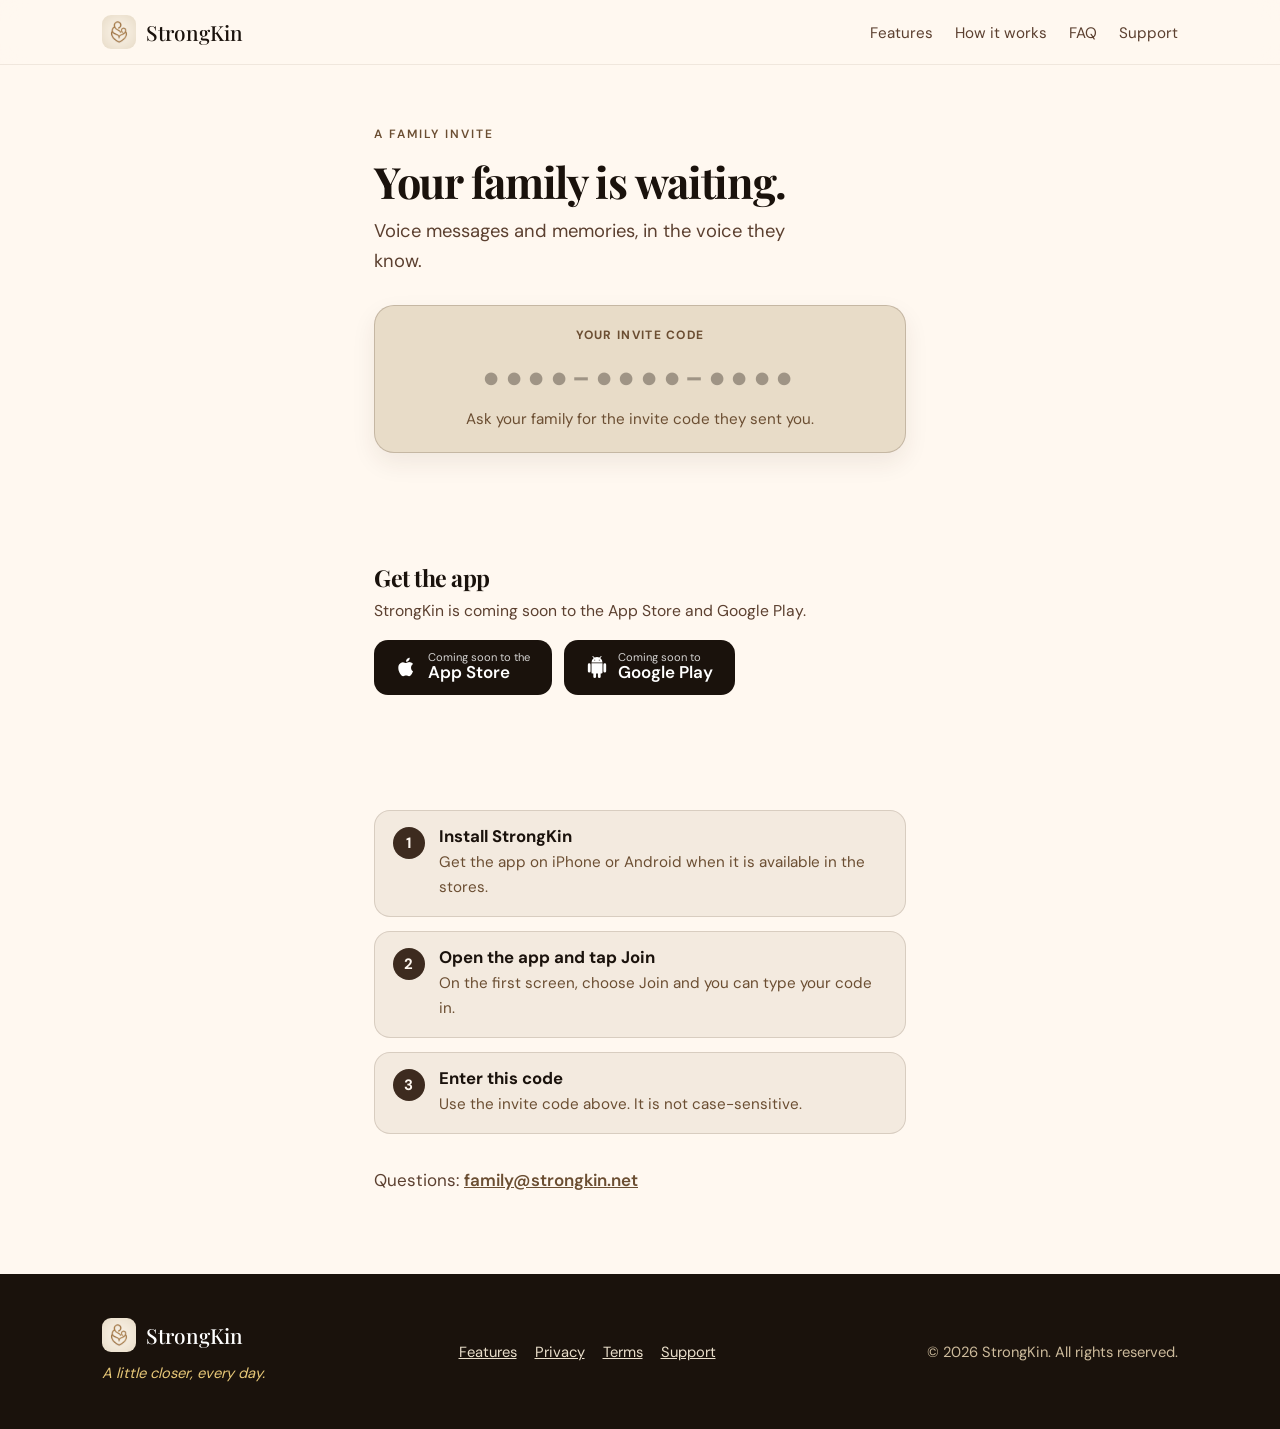
<file: join.html>
<!doctype html>
<html lang="en">
<head>
  <meta charset="utf-8">
  <meta name="viewport" content="width=device-width,initial-scale=1">
  <title>StrongKin — Join your family</title>
  <meta name="description" content="You’ve been invited to a StrongKin family. Install the app, tap Join, and enter your invite code.">
  <meta name="robots" content="noindex">
  <meta name="theme-color" content="#FFF8F0">
  <link rel="canonical" href="https://www.strongkin.com/join">
  <meta property="og:type" content="website">
  <meta property="og:site_name" content="StrongKin">
  <meta property="og:title" content="StrongKin — Join your family">
  <meta property="og:description" content="You’ve been invited to a StrongKin family. Install the app, tap Join, and enter your invite code.">
  <meta property="og:url" content="https://www.strongkin.com/join">
  <meta property="og:image" content="https://www.strongkin.com/assets/img/og.jpg">
  <meta name="twitter:card" content="summary_large_image">
  <link rel="icon" type="image/png" sizes="32x32" href="assets/img/favicon-rr-32.png?v=3">
  <link rel="icon" type="image/png" sizes="48x48" href="assets/img/favicon-rr-48.png?v=3">
  <link rel="icon" type="image/png" sizes="192x192" href="assets/img/favicon-rr-192.png?v=3">
  <link rel="apple-touch-icon" href="assets/img/icon-180.png">
  <link rel="preload" href="assets/fonts/PlayfairDisplay_500Medium.woff" as="font" type="font/woff" crossorigin>
  <link rel="stylesheet" href="assets/site.css">
  <!-- Family invite landing. The join Edge Function still 302-redirects here with ?token=.
       Display the code; do not auto-open the held-off household-connect deep link. -->
</head>
<body class="join-page">
  <a class="skip" href="#main">Skip to content</a>
  <header class="top"><div class="wrap"><a class="brand" href="index.html"><img src="assets/img/icon-180.png" alt="" width="34" height="34">StrongKin</a>
  <nav class="links" aria-label="Main"><a class="opt" href="index.html#features">Features</a><a class="opt" href="index.html#how">How it works</a><a href="index.html#faq">FAQ</a><a href="support.html">Support</a></nav></div></header>

  <main id="main" class="join-main">
    <div class="wrap join-wrap">
      <p class="eyebrow">A family invite</p>
      <h1>Your family is waiting.</h1>
      <p class="join-lead">Voice messages and memories, in the voice they know.</p>

      <div class="join-code-card">
        <p class="join-code-label">Your invite code</p>
        <p class="join-code" id="tokenDisplay">••••-••••-••••</p>
        <p class="join-code-note" id="codeNote">Ask your family for the invite code they sent you.</p>
      </div>

      <section class="join-get" aria-labelledby="get-app-heading">
        <h2 id="get-app-heading">Get the app</h2>
        <p class="join-soon-note">StrongKin is coming soon to the App Store and Google Play.</p>
        <div class="badges">
          <a class="badge-soon" href="https://apps.apple.com/app/id6790014699" aria-label="App Store listing — coming soon">
            <svg viewBox="0 0 24 24" aria-hidden="true"><path d="M16.4 12.6c0-2.6 2.1-3.8 2.2-3.9-1.2-1.8-3.1-2-3.7-2-1.6-.2-3.1.9-3.9.9-.8 0-2-.9-3.4-.9-1.7 0-3.3 1-4.2 2.6-1.8 3.1-.5 7.7 1.3 10.2.8 1.2 1.8 2.6 3.1 2.5 1.3-.1 1.7-.8 3.2-.8s1.9.8 3.2.8c1.3 0 2.2-1.2 3-2.5 1-1.4 1.3-2.7 1.4-2.8-.1 0-2.2-.8-2.2-4.1zM13.9 4.9c.7-.8 1.2-2 1-3.1-1 0-2.2.7-2.9 1.5-.6.7-1.2 1.9-1 3 1.1.1 2.2-.6 2.9-1.4z"/></svg>
            <span><small>Coming soon to the</small>App Store</span>
          </a>
          <a class="badge-soon" href="https://play.google.com/store/apps/details?id=com.strongkin.app" aria-label="Google Play listing — coming soon">
            <svg viewBox="0 0 24 24" aria-hidden="true"><path d="M6 18c0 .55.45 1 1 1h1v3.5a1.5 1.5 0 003 0V19h2v3.5a1.5 1.5 0 003 0V19h1c.55 0 1-.45 1-1V8H6v10zM3.5 8A1.5 1.5 0 002 9.5v7a1.5 1.5 0 003 0v-7A1.5 1.5 0 003.5 8zm17 0A1.5 1.5 0 0019 9.5v7a1.5 1.5 0 003 0v-7A1.5 1.5 0 0020.5 8zm-4.97-5.84l1.3-1.3a.5.5 0 10-.71-.71l-1.48 1.48A5.9 5.9 0 0012 1c-.96 0-1.86.23-2.66.63L7.85.15a.5.5 0 10-.71.71l1.31 1.31A5.97 5.97 0 006 7h12a5.97 5.97 0 00-2.47-4.84zM10 5H9V4h1v1zm5 0h-1V4h1v1z"/></svg>
            <span><small>Coming soon to</small>Google Play</span>
          </a>
        </div>
      </section>

      <ol class="join-steps">
        <li>
          <span class="join-step-num">1</span>
          <div>
            <h2>Install StrongKin</h2>
            <p>Get the app on iPhone or Android when it is available in the stores.</p>
          </div>
        </li>
        <li>
          <span class="join-step-num">2</span>
          <div>
            <h2>Open the app and tap Join</h2>
            <p>On the first screen, choose Join and you can type your code in.</p>
          </div>
        </li>
        <li>
          <span class="join-step-num">3</span>
          <div>
            <h2>Enter this code</h2>
            <p>Use the invite code above. It is not case-sensitive.</p>
          </div>
        </li>
      </ol>

      <p class="join-foot">Questions: <a href="mailto:family@strongkin.net">family@strongkin.net</a></p>
    </div>
  </main>

  <footer><div class="wrap"><div><a class="brand" href="index.html"><img src="assets/img/icon-180.png" alt="" width="34" height="34">StrongKin</a><p style="margin:.6em 0 0"><em style="color:#E8C878">A little closer, every day.</em></p></div>
  <nav aria-label="Footer"><a href="index.html#features">Features</a><a href="privacy.html">Privacy</a><a href="terms.html">Terms</a><a href="support.html">Support</a></nav><p style="margin:0">&copy; 2026 StrongKin. All rights reserved.</p></div></footer>
  <script src="assets/site.js" defer></script>
  <script>
    (function () {
      var raw = (new URLSearchParams(window.location.search).get('token') || '').trim();
      var display = document.getElementById('tokenDisplay');
      var note = document.getElementById('codeNote');
      var card = document.querySelector('.join-code-card');

      function formatInviteCode(value) {
        var chars = String(value || '').toUpperCase().replace(/[^A-Z0-9]/g, '');
        if (!chars) return '';
        var groups = [];
        for (var i = 0; i < chars.length; i += 4) groups.push(chars.slice(i, i + 4));
        return groups.join('-');
      }

      if (!raw) {
        if (display) display.textContent = '••••-••••-••••';
        if (note) note.textContent = 'Ask your family for the invite code they sent you.';
        if (card) card.classList.add('is-empty');
        return;
      }

      var compact = raw.toUpperCase().replace(/[^A-Z0-9]/g, '');
      var shown = compact.length >= 8 && compact.length <= 16 ? formatInviteCode(raw) : raw;
      if (display) display.textContent = shown;
      if (note) note.textContent = 'Keep this page handy — you’ll type this code in the app.';
      if (card) card.classList.remove('is-empty');
    })();
  </script>
</body>
</html>
</file>
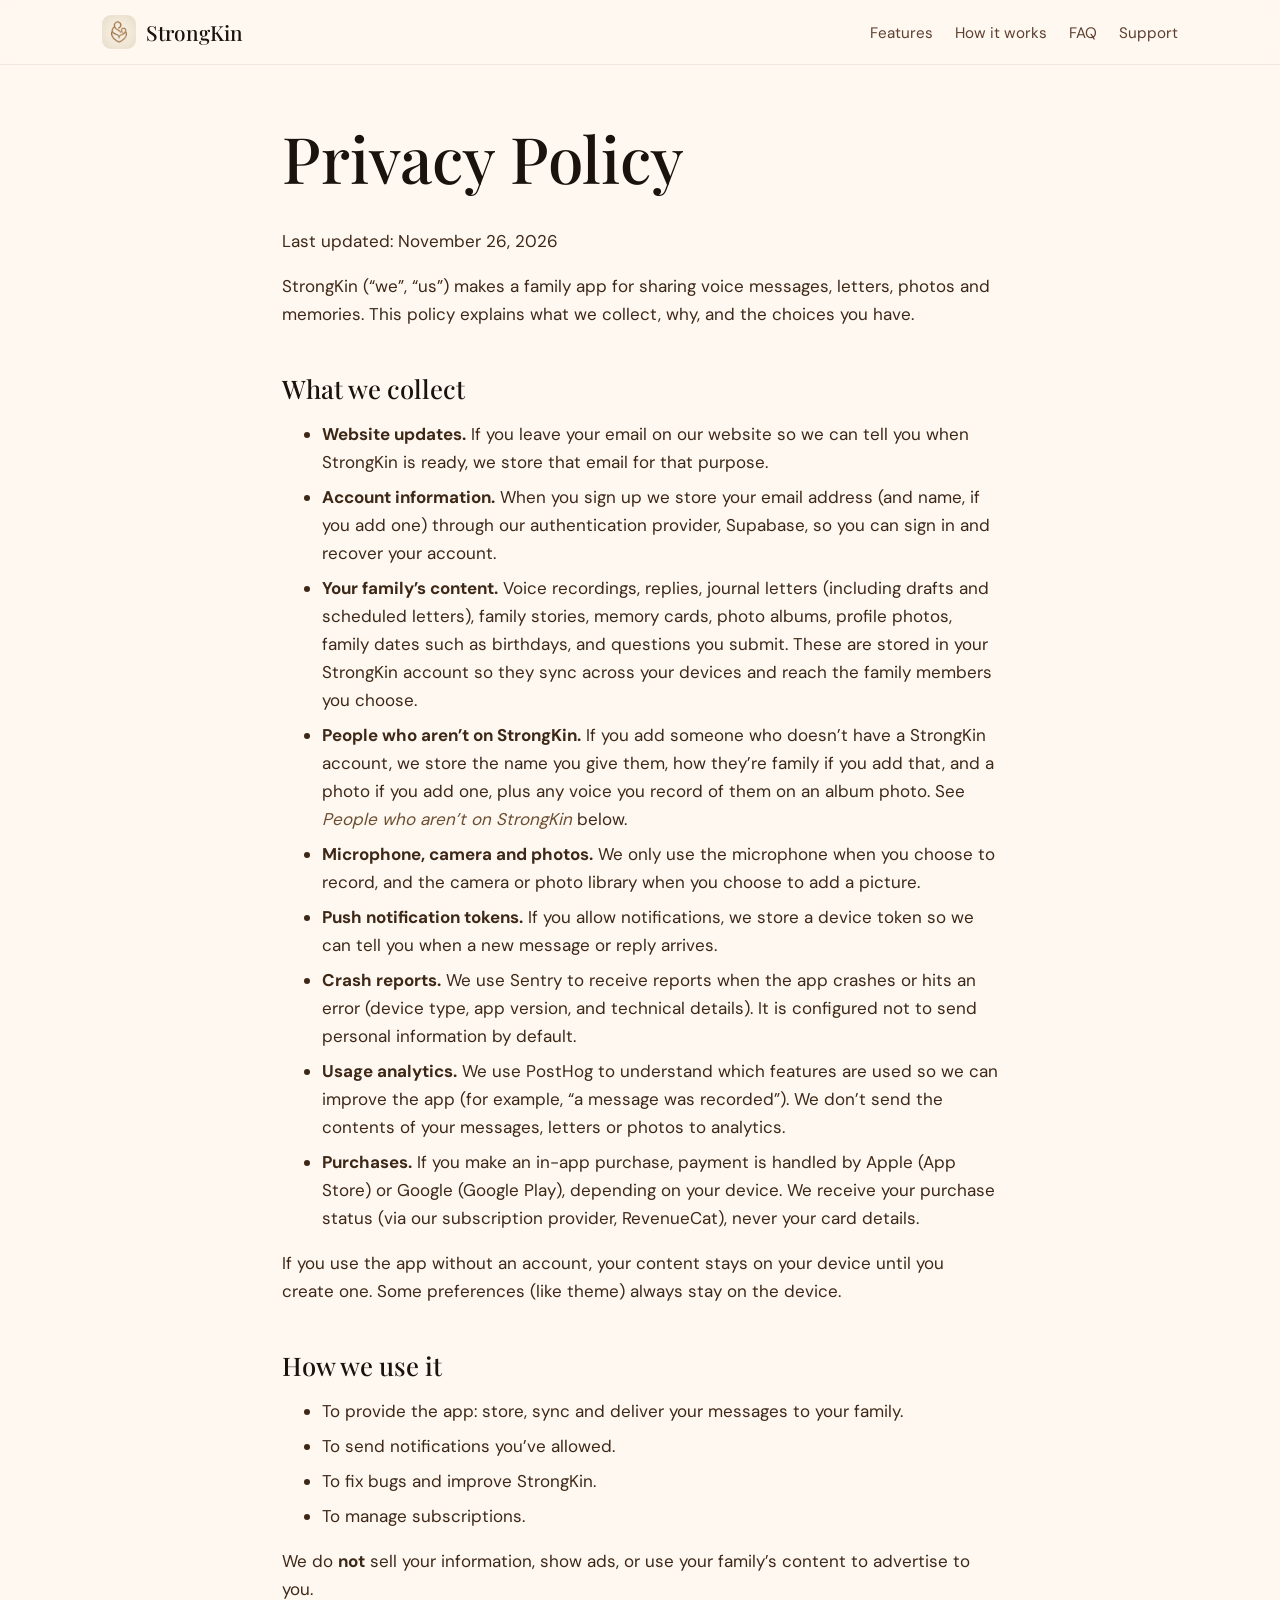
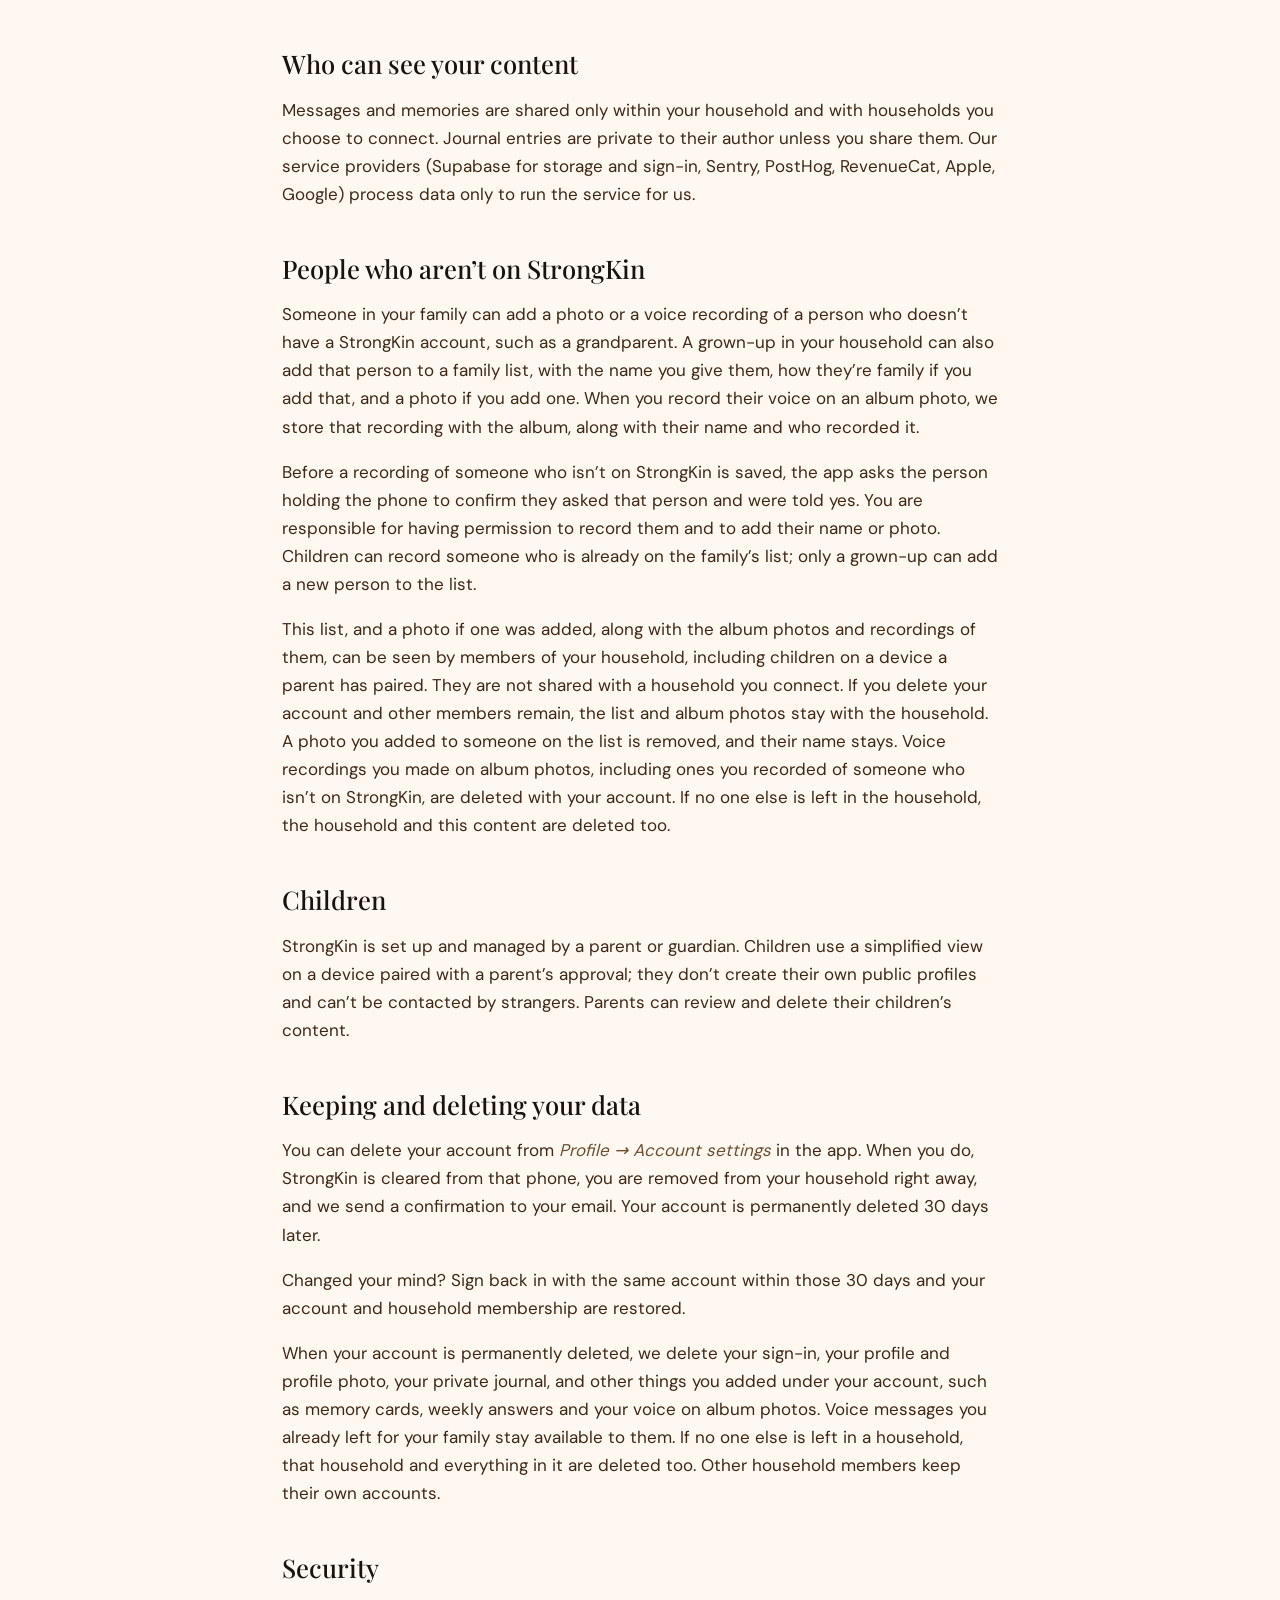
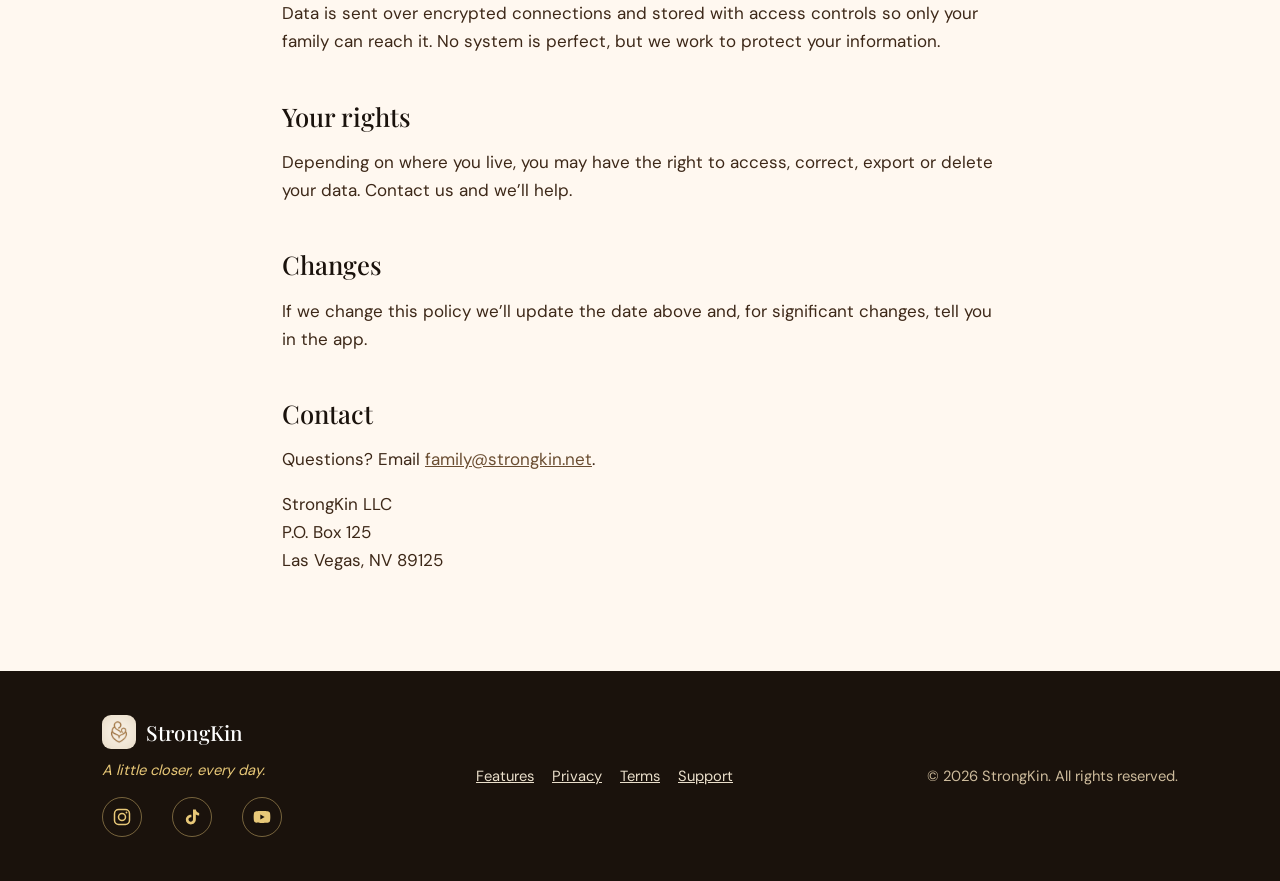
<file: privacy.html>
<!doctype html><html lang="en"><head><meta charset="utf-8"><meta name="viewport" content="width=device-width,initial-scale=1">
<title>Privacy Policy — StrongKin</title><meta name="description" content="How StrongKin collects, uses and protects your family’s information."><meta name="theme-color" content="#FFF8F0">
<link rel="canonical" href="https://strongkin.com/privacy.html">
<meta property="og:type" content="website"><meta property="og:site_name" content="StrongKin"><meta property="og:title" content="Privacy Policy — StrongKin"><meta property="og:description" content="How StrongKin collects, uses and protects your family’s information."><meta property="og:url" content="https://strongkin.com/privacy.html"><meta property="og:image" content="https://strongkin.com/assets/img/og.jpg"><meta name="twitter:card" content="summary_large_image">
<link rel="icon" type="image/png" sizes="32x32" href="assets/img/favicon-rr-32.png?v=3"><link rel="icon" type="image/png" sizes="48x48" href="assets/img/favicon-rr-48.png?v=3"><link rel="icon" type="image/png" sizes="192x192" href="assets/img/favicon-rr-192.png?v=3"><link rel="apple-touch-icon" href="assets/img/icon-180.png">
<link rel="preload" href="assets/fonts/PlayfairDisplay_500Medium.woff" as="font" type="font/woff" crossorigin>
<link rel="stylesheet" href="assets/site.css"></head><body><a class="skip" href="#main">Skip to content</a>
<header class="top"><div class="wrap"><a class="brand" href="index.html"><img src="assets/img/icon-180.png" alt="" width="34" height="34">StrongKin</a>
<nav class="links" aria-label="Main"><a class="opt" href="index.html#features">Features</a><a class="opt" href="index.html#how">How it works</a><a href="index.html#faq">FAQ</a><a href="support.html">Support</a></nav></div></header><main id="main"><article class="doc">
<h1>Privacy Policy</h1>
<p>Last updated: November 26, 2026</p>
<p>StrongKin (“we”, “us”) makes a family app for sharing voice messages, letters, photos and memories. This policy explains what we collect, why, and the choices you have.</p>
<h2>What we collect</h2><ul>
<li><strong>Website updates.</strong> If you leave your email on our website so we can tell you when StrongKin is ready, we store that email for that purpose.</li>
<li><strong>Account information.</strong> When you sign up we store your email address (and name, if you add one) through our authentication provider, Supabase, so you can sign in and recover your account.</li>
<li><strong>Your family’s content.</strong> Voice recordings, replies, journal letters (including drafts and scheduled letters), family stories, memory cards, photo albums, profile photos, family dates such as birthdays, and questions you submit. These are stored in your StrongKin account so they sync across your devices and reach the family members you choose.</li>
<li><strong>People who aren’t on StrongKin.</strong> If you add someone who doesn’t have a StrongKin account, we store the name you give them, how they’re family if you add that, and a photo if you add one, plus any voice you record of them on an album photo. See <em>People who aren’t on StrongKin</em> below.</li>
<li><strong>Microphone, camera and photos.</strong> We only use the microphone when you choose to record, and the camera or photo library when you choose to add a picture.</li>
<li><strong>Push notification tokens.</strong> If you allow notifications, we store a device token so we can tell you when a new message or reply arrives.</li>
<li><strong>Crash reports.</strong> We use Sentry to receive reports when the app crashes or hits an error (device type, app version, and technical details). It is configured not to send personal information by default.</li>
<li><strong>Usage analytics.</strong> We use PostHog to understand which features are used so we can improve the app (for example, “a message was recorded”). We don’t send the contents of your messages, letters or photos to analytics.</li>
<li><strong>Purchases.</strong> If you make an in-app purchase, payment is handled by Apple (App Store) or Google (Google Play), depending on your device. We receive your purchase status (via our subscription provider, RevenueCat), never your card details.</li></ul>
<p>If you use the app without an account, your content stays on your device until you create one. Some preferences (like theme) always stay on the device.</p>
<h2>How we use it</h2><ul><li>To provide the app: store, sync and deliver your messages to your family.</li><li>To send notifications you’ve allowed.</li><li>To fix bugs and improve StrongKin.</li><li>To manage subscriptions.</li></ul>
<p>We do <strong>not</strong> sell your information, show ads, or use your family’s content to advertise to you.</p>
<h2>Who can see your content</h2><p>Messages and memories are shared only within your household and with households you choose to connect. Journal entries are private to their author unless you share them. Our service providers (Supabase for storage and sign-in, Sentry, PostHog, RevenueCat, Apple, Google) process data only to run the service for us.</p>
<h2>People who aren’t on StrongKin</h2>
<p>Someone in your family can add a photo or a voice recording of a person who doesn’t have a StrongKin account, such as a grandparent. A grown-up in your household can also add that person to a family list, with the name you give them, how they’re family if you add that, and a photo if you add one. When you record their voice on an album photo, we store that recording with the album, along with their name and who recorded it.</p>
<p>Before a recording of someone who isn’t on StrongKin is saved, the app asks the person holding the phone to confirm they asked that person and were told yes. You are responsible for having permission to record them and to add their name or photo. Children can record someone who is already on the family’s list; only a grown-up can add a new person to the list.</p>
<p>This list, and a photo if one was added, along with the album photos and recordings of them, can be seen by members of your household, including children on a device a parent has paired. They are not shared with a household you connect. If you delete your account and other members remain, the list and album photos stay with the household. A photo you added to someone on the list is removed, and their name stays. Voice recordings you made on album photos, including ones you recorded of someone who isn’t on StrongKin, are deleted with your account. If no one else is left in the household, the household and this content are deleted too.</p>
<h2>Children</h2><p>StrongKin is set up and managed by a parent or guardian. Children use a simplified view on a device paired with a parent’s approval; they don’t create their own public profiles and can’t be contacted by strangers. Parents can review and delete their children’s content.</p>
<h2>Keeping and deleting your data</h2><p>You can delete your account from <em>Profile → Account settings</em> in the app. When you do, StrongKin is cleared from that phone, you are removed from your household right away, and we send a confirmation to your email. Your account is permanently deleted 30 days later.</p><p>Changed your mind? Sign back in with the same account within those 30 days and your account and household membership are restored.</p><p>When your account is permanently deleted, we delete your sign-in, your profile and profile photo, your private journal, and other things you added under your account, such as memory cards, weekly answers and your voice on album photos. Voice messages you already left for your family stay available to them. If no one else is left in a household, that household and everything in it are deleted too. Other household members keep their own accounts.</p>
<h2>Security</h2><p>Data is sent over encrypted connections and stored with access controls so only your family can reach it. No system is perfect, but we work to protect your information.</p>
<h2>Your rights</h2><p>Depending on where you live, you may have the right to access, correct, export or delete your data. Contact us and we’ll help.</p>
<h2>Changes</h2><p>If we change this policy we’ll update the date above and, for significant changes, tell you in the app.</p>
<h2>Contact</h2><p>Questions? Email <a href="mailto:family@strongkin.net">family@strongkin.net</a>.</p><p>StrongKin LLC<br>P.O. Box 125<br>Las Vegas, NV 89125</p></article></main><footer><div class="wrap"><div><a class="brand" href="index.html"><img src="assets/img/icon-180.png" alt="" width="34" height="34">StrongKin</a><p style="margin:.6em 0 0"><em style="color:#E8C878">A little closer, every day.</em></p><div class="social" aria-label="StrongKin on social media"><a href="https://www.instagram.com/strongkinapp/" target="_blank" rel="noopener" aria-label="StrongKin on Instagram"><svg viewBox="0 0 24 24" width="20" height="20" aria-hidden="true" fill="none" stroke="currentColor" stroke-width="1.8"><rect x="3" y="3" width="18" height="18" rx="5"/><circle cx="12" cy="12" r="4.2"/><circle cx="17.4" cy="6.6" r="1.1" fill="currentColor" stroke="none"/></svg></a><a href="https://www.tiktok.com/@strongkinapp" target="_blank" rel="noopener" aria-label="StrongKin on TikTok"><svg viewBox="0 0 24 24" width="20" height="20" aria-hidden="true" fill="currentColor"><path d="M16.6 3c.3 2.3 1.7 3.9 4 4.1v3.1c-1.5.1-2.8-.4-4-1.2v6.1c0 3.6-2.9 5.9-6.1 5.9A5.9 5.9 0 0 1 4.6 15c0-3.5 3-6.2 6.7-5.8v3.2c-1.8-.4-3.5.8-3.5 2.6 0 1.5 1.2 2.6 2.7 2.6 1.6 0 2.7-1.1 2.7-3V3h3.4z"/></svg></a><a href="https://www.youtube.com/@strongkinapp" target="_blank" rel="noopener" aria-label="StrongKin on YouTube"><svg viewBox="0 0 24 24" width="20" height="20" aria-hidden="true" fill="currentColor"><path d="M21.6 7.2a2.7 2.7 0 0 0-1.9-1.9C18 4.8 12 4.8 12 4.8s-6 0-7.7.5a2.7 2.7 0 0 0-1.9 1.9C2 8.9 2 12 2 12s0 3.1.4 4.8a2.7 2.7 0 0 0 1.9 1.9c1.7.5 7.7.5 7.7.5s6 0 7.7-.5a2.7 2.7 0 0 0 1.9-1.9c.4-1.7.4-4.8.4-4.8s0-3.1-.4-4.8zM10 15.1V8.9l5.2 3.1L10 15.1z"/></svg></a></div></div>
<nav aria-label="Footer"><a href="index.html#features">Features</a><a href="privacy.html">Privacy</a><a href="terms.html">Terms</a><a href="support.html">Support</a></nav><p style="margin:0">&copy; 2026 StrongKin. All rights reserved.</p></div></footer><script src="assets/site.js" defer></script></body></html>
</file>
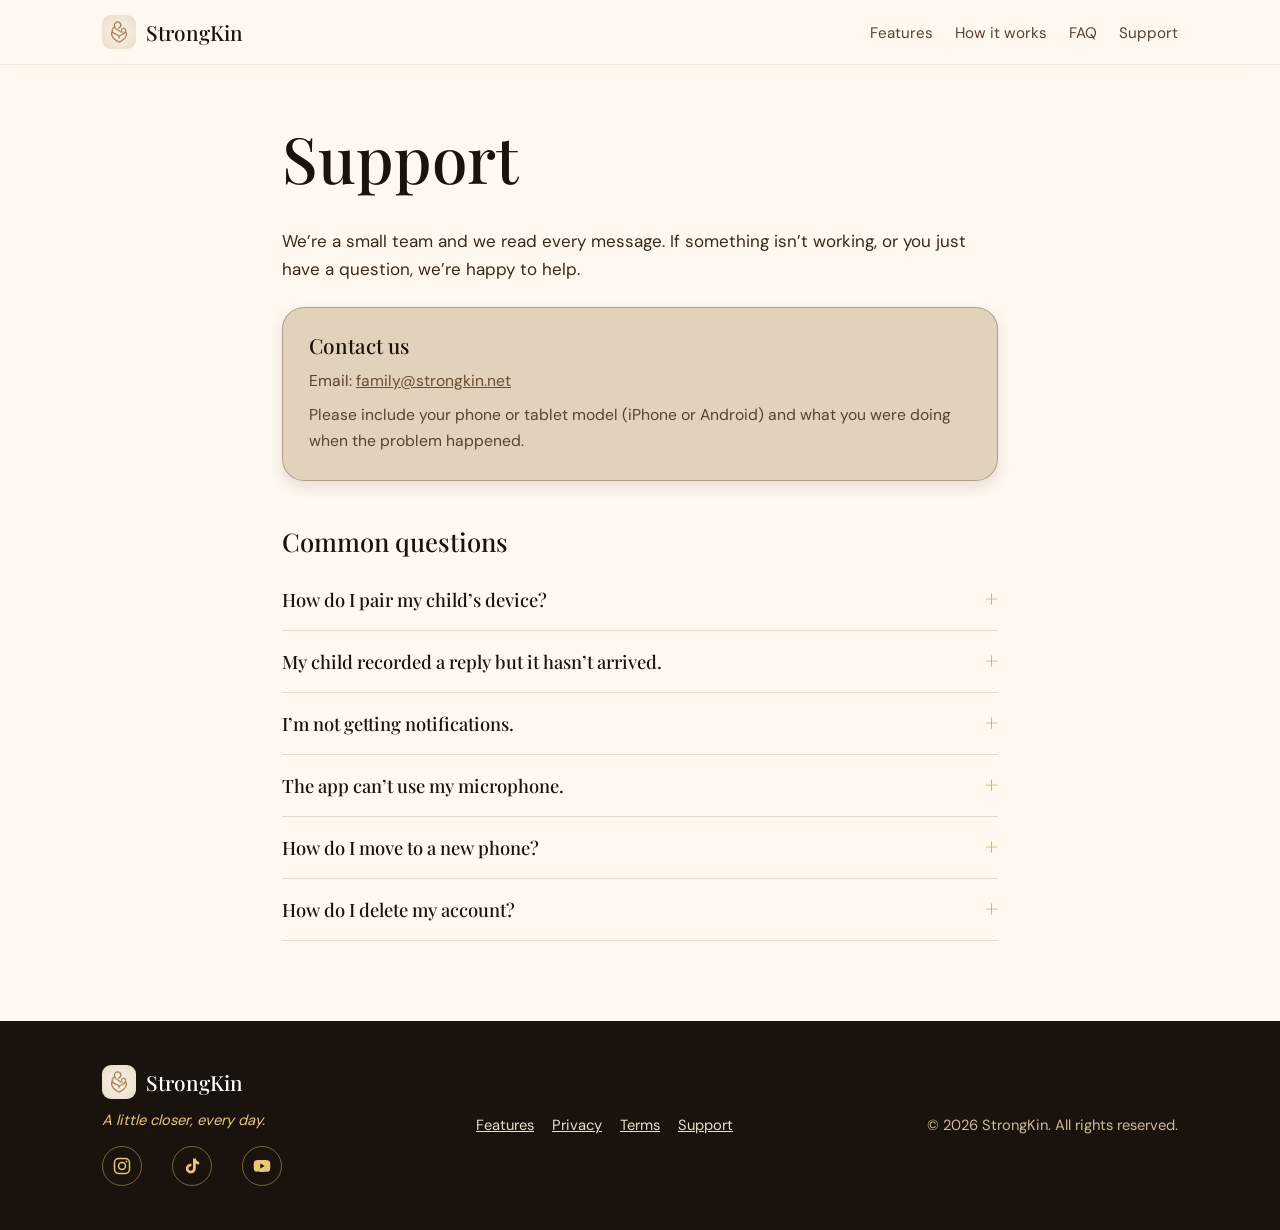
<file: support.html>
<!doctype html><html lang="en"><head><meta charset="utf-8"><meta name="viewport" content="width=device-width,initial-scale=1">
<title>Support — StrongKin</title><meta name="description" content="Get help with StrongKin: pairing a child’s device, notifications and more."><meta name="theme-color" content="#FFF8F0">
<link rel="canonical" href="https://strongkin.com/support.html">
<meta property="og:type" content="website"><meta property="og:site_name" content="StrongKin"><meta property="og:title" content="Support — StrongKin"><meta property="og:description" content="Get help with StrongKin: pairing a child’s device, notifications and more."><meta property="og:url" content="https://strongkin.com/support.html"><meta property="og:image" content="https://strongkin.com/assets/img/og.jpg"><meta name="twitter:card" content="summary_large_image">
<link rel="icon" type="image/png" sizes="32x32" href="assets/img/favicon-rr-32.png?v=3"><link rel="icon" type="image/png" sizes="48x48" href="assets/img/favicon-rr-48.png?v=3"><link rel="icon" type="image/png" sizes="192x192" href="assets/img/favicon-rr-192.png?v=3"><link rel="apple-touch-icon" href="assets/img/icon-180.png">
<link rel="preload" href="assets/fonts/PlayfairDisplay_500Medium.woff" as="font" type="font/woff" crossorigin>
<link rel="stylesheet" href="assets/site.css"></head><body><a class="skip" href="#main">Skip to content</a>
<header class="top"><div class="wrap"><a class="brand" href="index.html"><img src="assets/img/icon-180.png" alt="" width="34" height="34">StrongKin</a>
<nav class="links" aria-label="Main"><a class="opt" href="index.html#features">Features</a><a class="opt" href="index.html#how">How it works</a><a href="index.html#faq">FAQ</a><a href="support.html">Support</a></nav></div></header><main id="main"><article class="doc"><h1>Support</h1><p>We’re a small team and we read every message. If something isn’t working, or you just have a question, we’re happy to help.</p>
<div class="card" style="margin:24px 0"><h3>Contact us</h3><p>Email: <a href="mailto:family@strongkin.net">family@strongkin.net</a></p><p style="margin-top:8px">Please include your phone or tablet model (iPhone or Android) and what you were doing when the problem happened.</p></div>
<h2>Common questions</h2><div class="faq"><details><summary>How do I pair my child’s device?</summary><p>Install StrongKin on your child’s device and choose the child option. On your own phone, approve the pairing request. Your child will then see their own simple view.</p></details><details><summary>My child recorded a reply but it hasn’t arrived.</summary><p>If their device was offline, the reply is saved and will send automatically when it’s back on Wi-Fi or data. Open the app on their device once it’s connected.</p></details><details><summary>I’m not getting notifications.</summary><p>Make sure notifications are allowed for StrongKin. iPhone: Settings → Notifications → StrongKin. Android: Settings → Apps → StrongKin → Notifications.</p></details><details><summary>The app can’t use my microphone.</summary><p>Allow microphone access for StrongKin. iPhone: Settings → StrongKin → Microphone. Android: Settings → Apps → StrongKin → Permissions → Microphone.</p></details><details><summary>How do I move to a new phone?</summary><p>Sign in with the same account on your new phone and your messages, letters and memories will sync back.</p></details><details><summary>How do I delete my account?</summary><p>In the app, go to Profile → Account settings → Delete account. See our <a href="privacy.html">privacy policy</a> for what is removed.</p></details></div></article></main><footer><div class="wrap"><div><a class="brand" href="index.html"><img src="assets/img/icon-180.png" alt="" width="34" height="34">StrongKin</a><p style="margin:.6em 0 0"><em style="color:#E8C878">A little closer, every day.</em></p><div class="social" aria-label="StrongKin on social media"><a href="https://www.instagram.com/strongkinapp/" target="_blank" rel="noopener" aria-label="StrongKin on Instagram"><svg viewBox="0 0 24 24" width="20" height="20" aria-hidden="true" fill="none" stroke="currentColor" stroke-width="1.8"><rect x="3" y="3" width="18" height="18" rx="5"/><circle cx="12" cy="12" r="4.2"/><circle cx="17.4" cy="6.6" r="1.1" fill="currentColor" stroke="none"/></svg></a><a href="https://www.tiktok.com/@strongkinapp" target="_blank" rel="noopener" aria-label="StrongKin on TikTok"><svg viewBox="0 0 24 24" width="20" height="20" aria-hidden="true" fill="currentColor"><path d="M16.6 3c.3 2.3 1.7 3.9 4 4.1v3.1c-1.5.1-2.8-.4-4-1.2v6.1c0 3.6-2.9 5.9-6.1 5.9A5.9 5.9 0 0 1 4.6 15c0-3.5 3-6.2 6.7-5.8v3.2c-1.8-.4-3.5.8-3.5 2.6 0 1.5 1.2 2.6 2.7 2.6 1.6 0 2.7-1.1 2.7-3V3h3.4z"/></svg></a><a href="https://www.youtube.com/@strongkinapp" target="_blank" rel="noopener" aria-label="StrongKin on YouTube"><svg viewBox="0 0 24 24" width="20" height="20" aria-hidden="true" fill="currentColor"><path d="M21.6 7.2a2.7 2.7 0 0 0-1.9-1.9C18 4.8 12 4.8 12 4.8s-6 0-7.7.5a2.7 2.7 0 0 0-1.9 1.9C2 8.9 2 12 2 12s0 3.1.4 4.8a2.7 2.7 0 0 0 1.9 1.9c1.7.5 7.7.5 7.7.5s6 0 7.7-.5a2.7 2.7 0 0 0 1.9-1.9c.4-1.7.4-4.8.4-4.8s0-3.1-.4-4.8zM10 15.1V8.9l5.2 3.1L10 15.1z"/></svg></a></div></div>
<nav aria-label="Footer"><a href="index.html#features">Features</a><a href="privacy.html">Privacy</a><a href="terms.html">Terms</a><a href="support.html">Support</a></nav><p style="margin:0">&copy; 2026 StrongKin. All rights reserved.</p></div></footer><script src="assets/site.js" defer></script></body></html>
</file>
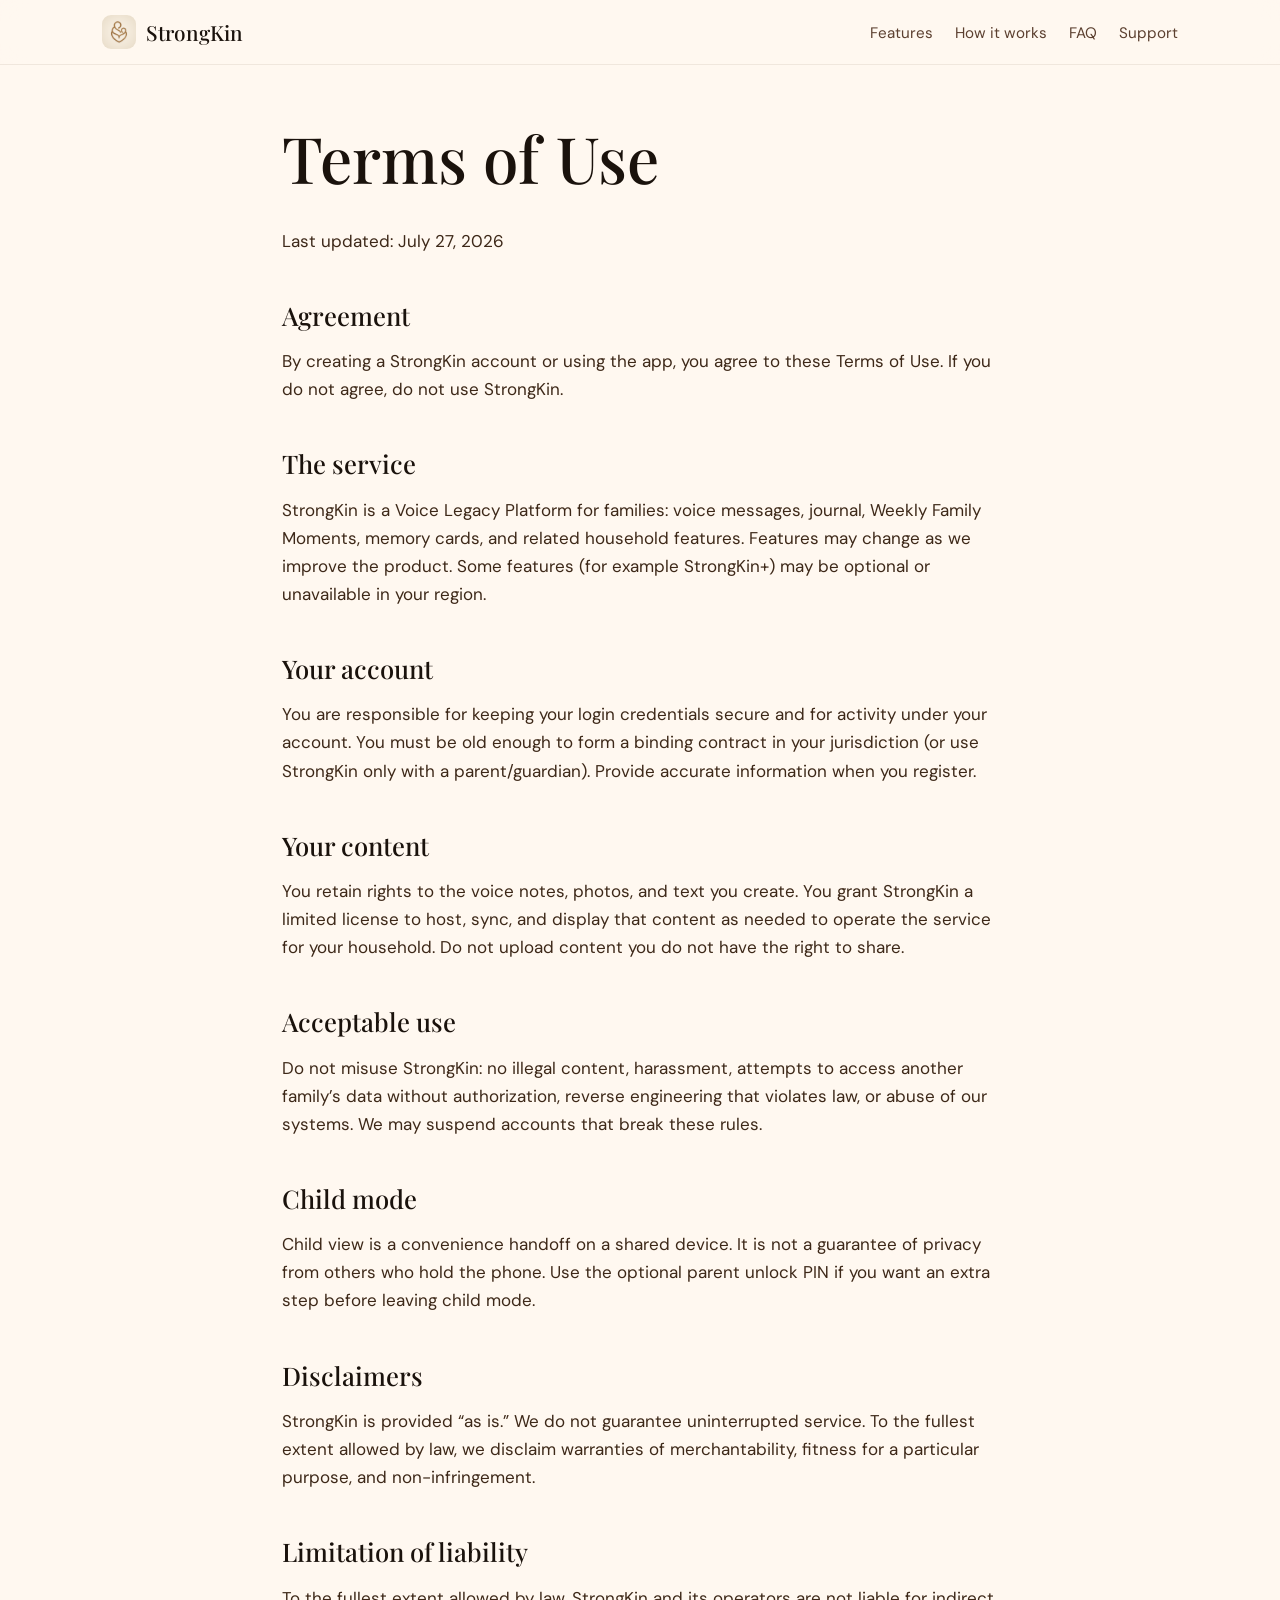
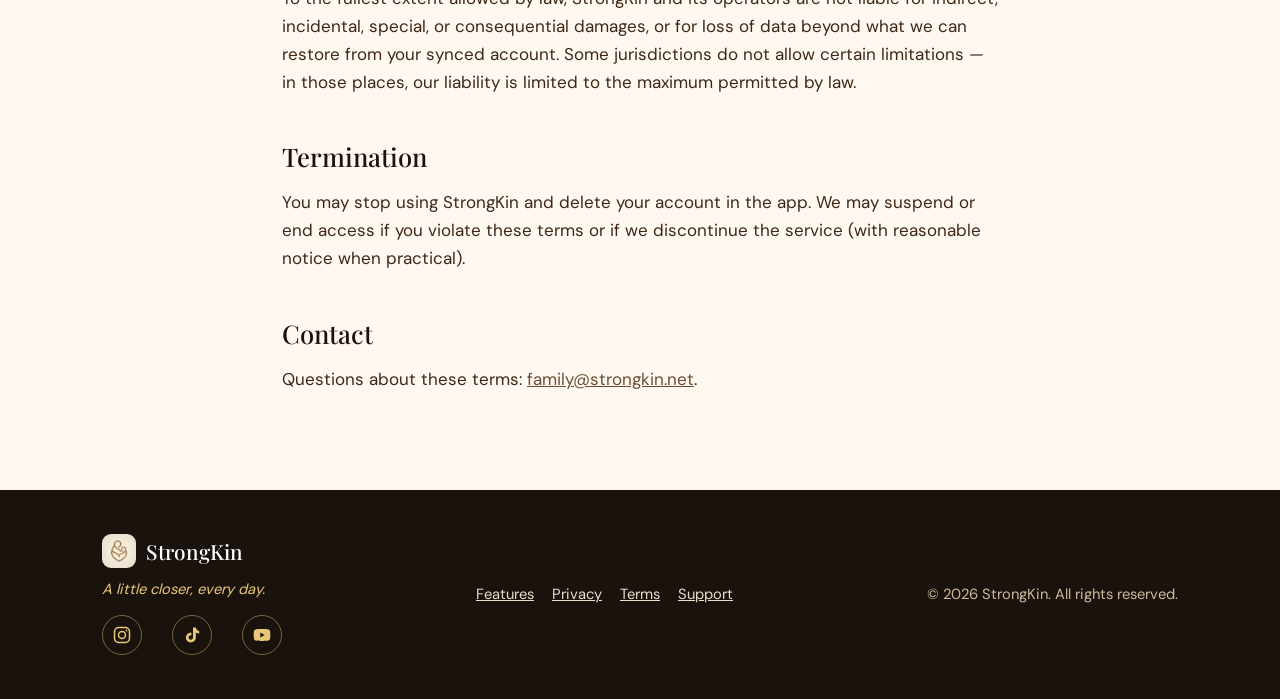
<file: terms.html>
<!doctype html><html lang="en"><head><meta charset="utf-8"><meta name="viewport" content="width=device-width,initial-scale=1">
<title>Terms of Use — StrongKin</title><meta name="description" content="Terms of Use for the StrongKin family app."><meta name="theme-color" content="#FFF8F0">
<link rel="canonical" href="https://strongkin.com/terms.html">
<meta property="og:type" content="website"><meta property="og:site_name" content="StrongKin"><meta property="og:title" content="Terms of Use — StrongKin"><meta property="og:description" content="Terms of Use for the StrongKin family app."><meta property="og:url" content="https://strongkin.com/terms.html"><meta property="og:image" content="https://strongkin.com/assets/img/og.jpg"><meta name="twitter:card" content="summary_large_image">
<link rel="icon" type="image/png" sizes="32x32" href="assets/img/favicon-rr-32.png?v=3"><link rel="icon" type="image/png" sizes="48x48" href="assets/img/favicon-rr-48.png?v=3"><link rel="icon" type="image/png" sizes="192x192" href="assets/img/favicon-rr-192.png?v=3"><link rel="apple-touch-icon" href="assets/img/icon-180.png">
<link rel="preload" href="assets/fonts/PlayfairDisplay_500Medium.woff" as="font" type="font/woff" crossorigin>
<link rel="stylesheet" href="assets/site.css"></head><body><a class="skip" href="#main">Skip to content</a>
<header class="top"><div class="wrap"><a class="brand" href="index.html"><img src="assets/img/icon-180.png" alt="" width="34" height="34">StrongKin</a>
<nav class="links" aria-label="Main"><a class="opt" href="index.html#features">Features</a><a class="opt" href="index.html#how">How it works</a><a href="index.html#faq">FAQ</a><a href="support.html">Support</a></nav></div></header><main id="main"><article class="doc">
<h1>Terms of Use</h1>
<p>Last updated: July 27, 2026</p>
<h2>Agreement</h2><p>By creating a StrongKin account or using the app, you agree to these Terms of Use. If you do not agree, do not use StrongKin.</p>
<h2>The service</h2><p>StrongKin is a Voice Legacy Platform for families: voice messages, journal, Weekly Family Moments, memory cards, and related household features. Features may change as we improve the product. Some features (for example StrongKin+) may be optional or unavailable in your region.</p>
<h2>Your account</h2><p>You are responsible for keeping your login credentials secure and for activity under your account. You must be old enough to form a binding contract in your jurisdiction (or use StrongKin only with a parent/guardian). Provide accurate information when you register.</p>
<h2>Your content</h2><p>You retain rights to the voice notes, photos, and text you create. You grant StrongKin a limited license to host, sync, and display that content as needed to operate the service for your household. Do not upload content you do not have the right to share.</p>
<h2>Acceptable use</h2><p>Do not misuse StrongKin: no illegal content, harassment, attempts to access another family’s data without authorization, reverse engineering that violates law, or abuse of our systems. We may suspend accounts that break these rules.</p>
<h2>Child mode</h2><p>Child view is a convenience handoff on a shared device. It is not a guarantee of privacy from others who hold the phone. Use the optional parent unlock PIN if you want an extra step before leaving child mode.</p>
<h2>Disclaimers</h2><p>StrongKin is provided “as is.” We do not guarantee uninterrupted service. To the fullest extent allowed by law, we disclaim warranties of merchantability, fitness for a particular purpose, and non-infringement.</p>
<h2>Limitation of liability</h2><p>To the fullest extent allowed by law, StrongKin and its operators are not liable for indirect, incidental, special, or consequential damages, or for loss of data beyond what we can restore from your synced account. Some jurisdictions do not allow certain limitations — in those places, our liability is limited to the maximum permitted by law.</p>
<h2>Termination</h2><p>You may stop using StrongKin and delete your account in the app. We may suspend or end access if you violate these terms or if we discontinue the service (with reasonable notice when practical).</p>
<h2>Contact</h2><p>Questions about these terms: <a href="mailto:family@strongkin.net">family@strongkin.net</a>.</p></article></main><footer><div class="wrap"><div><a class="brand" href="index.html"><img src="assets/img/icon-180.png" alt="" width="34" height="34">StrongKin</a><p style="margin:.6em 0 0"><em style="color:#E8C878">A little closer, every day.</em></p><div class="social" aria-label="StrongKin on social media"><a href="https://www.instagram.com/strongkinapp/" target="_blank" rel="noopener" aria-label="StrongKin on Instagram"><svg viewBox="0 0 24 24" width="20" height="20" aria-hidden="true" fill="none" stroke="currentColor" stroke-width="1.8"><rect x="3" y="3" width="18" height="18" rx="5"/><circle cx="12" cy="12" r="4.2"/><circle cx="17.4" cy="6.6" r="1.1" fill="currentColor" stroke="none"/></svg></a><a href="https://www.tiktok.com/@strongkinapp" target="_blank" rel="noopener" aria-label="StrongKin on TikTok"><svg viewBox="0 0 24 24" width="20" height="20" aria-hidden="true" fill="currentColor"><path d="M16.6 3c.3 2.3 1.7 3.9 4 4.1v3.1c-1.5.1-2.8-.4-4-1.2v6.1c0 3.6-2.9 5.9-6.1 5.9A5.9 5.9 0 0 1 4.6 15c0-3.5 3-6.2 6.7-5.8v3.2c-1.8-.4-3.5.8-3.5 2.6 0 1.5 1.2 2.6 2.7 2.6 1.6 0 2.7-1.1 2.7-3V3h3.4z"/></svg></a><a href="https://www.youtube.com/@strongkinapp" target="_blank" rel="noopener" aria-label="StrongKin on YouTube"><svg viewBox="0 0 24 24" width="20" height="20" aria-hidden="true" fill="currentColor"><path d="M21.6 7.2a2.7 2.7 0 0 0-1.9-1.9C18 4.8 12 4.8 12 4.8s-6 0-7.7.5a2.7 2.7 0 0 0-1.9 1.9C2 8.9 2 12 2 12s0 3.1.4 4.8a2.7 2.7 0 0 0 1.9 1.9c1.7.5 7.7.5 7.7.5s6 0 7.7-.5a2.7 2.7 0 0 0 1.9-1.9c.4-1.7.4-4.8.4-4.8s0-3.1-.4-4.8zM10 15.1V8.9l5.2 3.1L10 15.1z"/></svg></a></div></div>
<nav aria-label="Footer"><a href="index.html#features">Features</a><a href="privacy.html">Privacy</a><a href="terms.html">Terms</a><a href="support.html">Support</a></nav><p style="margin:0">&copy; 2026 StrongKin. All rights reserved.</p></div></footer><script src="assets/site.js" defer></script></body></html>
</file>
<file: assets/site.css>
@font-face{font-family:"Playfair Display";src:url(fonts/PlayfairDisplay_500Medium.woff) format("woff");font-weight:500;font-display:swap}
@font-face{font-family:"Playfair Display";src:url(fonts/PlayfairDisplay_500Medium_Italic.woff) format("woff");font-weight:500;font-style:italic;font-display:swap}
@font-face{font-family:"DM Sans";src:url(fonts/DMSans_400Regular.woff) format("woff");font-weight:400;font-display:swap}
@font-face{font-family:"DM Sans";src:url(fonts/DMSans_600SemiBold.woff) format("woff");font-weight:600;font-display:swap}
:root{--cream:#FFF8F0;--paper:#F3EADF;--sand:#E8DCC8;--brown:#6B4E32;--cocoa:#3D2818;--ink:#1A120C;--gold:#C9A84C;--gold-l:#E8C878;--muted:#5C4030;--r:22px}
*{box-sizing:border-box}html{scroll-behavior:smooth}
body{margin:0;background:var(--cream);color:var(--cocoa);font:400 17px/1.65 "DM Sans",system-ui,sans-serif;-webkit-font-smoothing:antialiased}
img{max-width:100%;height:auto;display:block}
h1,h2,h3{font-family:"Playfair Display",Georgia,serif;font-weight:500;color:var(--ink);line-height:1.15;margin:0 0 .5em}
h1{font-size:clamp(2.4rem,6vw,4rem)}h2{font-size:clamp(1.9rem,4vw,2.7rem)}h3{font-size:1.3rem}
em{font-style:italic;color:var(--brown)}
a{color:var(--brown)}a:focus-visible,button:focus-visible,summary:focus-visible{outline:3px solid var(--gold);outline-offset:3px;border-radius:6px}
.wrap{max-width:1120px;margin:0 auto;padding:0 22px}
.skip{position:absolute;left:-999px}.skip:focus{left:12px;top:12px;background:#fff;padding:8px 12px;z-index:9}
header.top{position:sticky;top:0;z-index:5;background:rgba(255,248,240,.88);backdrop-filter:blur(12px);border-bottom:1px solid rgba(107,78,50,.1)}
header.top .wrap{display:flex;align-items:center;justify-content:space-between;height:64px}
.brand{display:flex;gap:10px;align-items:center;text-decoration:none;color:var(--ink);font:500 1.3rem "Playfair Display",serif}
.brand img{width:34px;height:34px;border-radius:9px}
nav.links a{margin-left:22px;text-decoration:none;font-size:.95rem;color:var(--muted)}
nav.links a:hover{color:var(--ink)}
@media(max-width:700px){nav.links a.opt{display:none}}
.eyebrow{text-transform:uppercase;letter-spacing:.16em;font-size:.75rem;font-weight:600;color:var(--brown)}
.btn{display:inline-flex;align-items:center;gap:10px;background:var(--ink);color:#fff;text-decoration:none;padding:12px 22px;border-radius:14px;font-weight:600;transition:transform .2s}
.btn:hover{transform:translateY(-2px)}
.btn svg{width:22px;height:22px;fill:#fff}.btn small{display:block;font-size:.7rem;font-weight:400;opacity:.8;line-height:1}.btn span{line-height:1.15;text-align:left}
.hero{padding:56px 0 72px;background:radial-gradient(ellipse at 80% 20%,#F7E7C6 0,transparent 60%)}
.hero .wrap{display:grid;grid-template-columns:1.05fr .95fr;gap:48px;align-items:center}
.hero p.lead{font-size:1.2rem;color:var(--muted);max-width:32em}
.hero .tag{font:italic 500 1.35rem "Playfair Display",serif;color:var(--brown);margin:0 0 18px}
.hero-art{position:relative}
.hero-art .photo{border-radius:28px;box-shadow:0 30px 60px -20px rgba(61,40,24,.45);aspect-ratio:4/5;object-fit:cover;width:82%;margin-left:auto}
.hero-art .phone-slot .phone{width:280px}@media(max-width:860px){.hero-art .phone-slot{transform:scale(.6)!important}}
@media(max-width:860px){.hero .wrap{grid-template-columns:1fr}.hero-art{max-width:460px;margin:20px auto 0}}
section{padding:80px 0}
.center{text-align:center;max-width:640px;margin:0 auto 44px}
.center p{color:var(--muted)}
.intro{background:var(--paper)}
.split{display:grid;grid-template-columns:1fr 1fr;gap:48px;align-items:center}
.split img{border-radius:var(--r);box-shadow:0 20px 40px -20px rgba(61,40,24,.4)}
@media(max-width:800px){.split{grid-template-columns:1fr}}
.grid{display:grid;grid-template-columns:repeat(auto-fit,minmax(260px,1fr));gap:20px}
.card{background:#fff;border:1px solid rgba(107,78,50,.12);border-radius:var(--r);padding:26px;box-shadow:0 8px 24px -18px rgba(61,40,24,.4)}
.card .ic{width:44px;height:44px;border-radius:50%;background:linear-gradient(135deg,var(--gold-l),var(--gold));display:grid;place-items:center;margin-bottom:14px;font-size:20px}
.card p{margin:0;color:var(--muted);font-size:.98rem}
.card.img{padding:0;overflow:hidden}.card.img img{aspect-ratio:3/2;object-fit:cover;width:100%}.card.img div{padding:22px 24px}
.steps{counter-reset:s;display:grid;grid-template-columns:repeat(auto-fit,minmax(240px,1fr));gap:28px;list-style:none;padding:0;margin:0}
.steps li{counter-increment:s;padding-top:8px}
.steps li::before{content:counter(s);display:grid;place-items:center;width:46px;height:46px;border-radius:50%;border:1.5px solid var(--gold);font:500 1.3rem "Playfair Display",serif;color:var(--brown);margin-bottom:14px}
.steps p{color:var(--muted);margin:0}
.dark{background:linear-gradient(180deg,#2A1E14,#1A120C);color:#EADFCB}
.dark h2,.dark h3{color:#FFF8F0}.dark .center p{color:#CDBB9C}.dark .eyebrow{color:var(--gold-l)}
.phones{display:flex;gap:34px;justify-content:center;flex-wrap:wrap}
.phones figure{margin:0;text-align:center}.phones figcaption{margin-top:16px;color:#CDBB9C;font-size:.92rem}
/* phone frame */
.phone{width:280px;aspect-ratio:9/19.5;border-radius:44px;background:#0b0806;padding:10px;box-shadow:0 30px 60px -20px rgba(0,0,0,.6),inset 0 0 0 2px #3a2c20}
.screen{position:relative;height:100%;border-radius:35px;overflow:hidden;background:var(--cream);color:var(--cocoa);font-size:12px;line-height:1.4;text-align:left}
.screen .island{position:absolute;top:9px;left:50%;transform:translateX(-50%);width:84px;height:24px;background:#000;border-radius:14px;z-index:3}
.screen .sb{display:flex;justify-content:space-between;padding:12px 24px 0;font-weight:600;font-size:12px;height:40px;position:relative;z-index:2}
.screen .pad{padding:4px 16px}
.screen h4{font:500 20px "Playfair Display",serif;margin:2px 0 10px;color:var(--ink)}
.screen .sm{font-size:10px;letter-spacing:.12em;text-transform:uppercase;color:var(--brown);font-weight:600}
.mcard{background:#fff;border-radius:16px;overflow:hidden;box-shadow:0 6px 16px -10px rgba(61,40,24,.5);margin-bottom:10px}
.mcard img{width:100%;height:96px;object-fit:cover}
.mcard .b{padding:9px 11px}.mcard .t{font:500 14px "Playfair Display",serif;color:var(--ink)}
.pill{display:inline-block;background:var(--ink);color:#fff;border-radius:20px;padding:5px 12px;font-size:10.5px;font-weight:600;margin-top:6px}
.row{display:flex;gap:8px;align-items:center;background:#fff;border-radius:14px;padding:8px 10px;margin-bottom:8px;box-shadow:0 4px 12px -10px rgba(61,40,24,.6)}
.row img{width:38px;height:38px;border-radius:10px;object-fit:cover}
.play{width:26px;height:26px;border-radius:50%;background:var(--gold);display:grid;place-items:center;color:#fff;font-size:10px;margin-left:auto;flex:none}
.wave{display:flex;gap:2px;align-items:center;height:16px}.wave i{width:2px;background:var(--brown);border-radius:2px;opacity:.6}
.tabbar{position:absolute;bottom:0;left:0;right:0;height:58px;background:rgba(255,248,240,.96);border-top:1px solid #eadfcb;display:flex;justify-content:space-around;align-items:center;font-size:9.5px;color:#9a8466}
.tabbar b{color:var(--ink);font-weight:600}
.hdr{position:relative;height:150px;margin-top:-40px}.hdr img{width:100%;height:100%;object-fit:cover}
.hdr::after{content:"";position:absolute;inset:0;background:linear-gradient(180deg,rgba(0,0,0,.05),rgba(255,248,240,1))}
.hdr h4{position:absolute;bottom:4px;left:16px;z-index:2}
.ow{display:grid;grid-template-columns:1fr 1fr;gap:8px}
.ow div{background:#fff;border-radius:14px;overflow:hidden;font:500 12px "Playfair Display",serif;color:var(--ink);box-shadow:0 4px 12px -10px rgba(61,40,24,.6)}
.ow img{height:70px;width:100%;object-fit:cover}.ow span{display:block;padding:6px 8px}
/* faq */
details{border-bottom:1px solid rgba(107,78,50,.18);padding:18px 0}
summary{cursor:pointer;font:500 1.15rem "Playfair Display",serif;color:var(--ink);list-style:none;display:flex;justify-content:space-between;gap:12px}
summary::after{content:"+";color:var(--gold);font-size:1.4rem;line-height:1}details[open] summary::after{content:"–"}
details p{color:var(--muted);margin:.7em 0 0}
.faq{max-width:760px;margin:0 auto}
.cta{text-align:center;background:var(--paper)}
.cta img{width:84px;margin:0 auto 18px;border-radius:20px;box-shadow:0 12px 24px -12px rgba(61,40,24,.5)}
footer{background:var(--ink);color:#CDBB9C;padding:44px 0;font-size:.92rem}
footer .wrap{display:flex;flex-wrap:wrap;gap:20px;justify-content:space-between;align-items:center}
footer a{color:#EADFCB;margin-right:18px}footer .brand{color:#fff}
.doc{max-width:760px;margin:0 auto;padding:56px 22px 80px}
.doc h2{font-size:1.6rem;margin-top:1.8em}.doc li{margin-bottom:.4em}
.reveal{opacity:0;transform:translateY(18px);transition:opacity .8s ease,transform .8s ease}.reveal.in{opacity:1;transform:none}
@media(prefers-reduced-motion:reduce){.reveal{opacity:1;transform:none;transition:none}html{scroll-behavior:auto}}
/* === accurate app mockups (393x852pt, warm mocha) === */
@font-face{font-family:"DM Sans";src:url(fonts/DMSans_500Medium.woff) format("woff");font-weight:500;font-display:swap}
@font-face{font-family:"DM Sans";src:url(fonts/DMSans_700Bold.woff) format("woff");font-weight:700;font-display:swap}
@font-face{font-family:"Playfair Display";src:url(fonts/PlayfairDisplay_700Bold.woff) format("woff");font-weight:700;font-display:swap}
@font-face{font-family:"Playfair Display";src:url(fonts/PlayfairDisplay_700Bold_Italic.woff) format("woff");font-weight:700;font-style:italic;font-display:swap}
@font-face{font-family:"Playfair Display";src:url(fonts/PlayfairDisplay_800ExtraBold.woff) format("woff");font-weight:800;font-display:swap}
.screen{background:#E8DCC8}
.app{position:absolute;top:0;left:0;width:393px;height:852px;transform:scale(.6616);transform-origin:0 0;background:#E8DCC8;color:#1A120C;font-family:"DM Sans",sans-serif;overflow:hidden;line-height:1.3}
.app img{display:block;max-width:none}
.app .sb{position:relative;z-index:8;height:54px;display:flex;align-items:center;justify-content:space-between;padding:6px 34px 0 46px;font:600 17px "DM Sans";color:#1A120C}
.app .isl{position:absolute;left:50%;top:11px;transform:translateX(-50%);width:124px;height:36px;border-radius:20px;background:#000}
.app .sbr{display:flex;align-items:flex-end;gap:2px}.app .sbr i{width:3.5px;background:currentColor;border-radius:1px}.app .sbr i:nth-child(1){height:5px}.app .sbr i:nth-child(2){height:7px}.app .sbr i:nth-child(3){height:9px}.app .sbr i:nth-child(4){height:11px}
.app .batt{display:inline-block;margin-left:6px;width:25px;height:12px;border:1.5px solid currentColor;border-radius:4px;opacity:.9;background:linear-gradient(90deg,currentColor 78%,transparent 78%) content-box;padding:1.5px}
.home .sb,.home .sb.light{color:#FFF8F0}
/* capsule tab bar — adult 320×48, icons only, fully opaque */
.cap{position:absolute;left:50%;bottom:38px;transform:translateX(-50%);width:320px;z-index:6}
.cap-in{display:flex;align-items:center;justify-content:space-around;padding:0 8px;height:48px;min-height:48px;border-radius:24px;background:#F3EADF;border:1px solid #BDB0A2;box-shadow:0 8px 18px rgba(0,0,0,.18)}
.ct{flex:1;display:flex;align-items:center;justify-content:center;color:#4A3828;padding:0}
.cdot{width:25px;height:25px;display:flex;align-items:center;justify-content:center}
.ct.on{color:#1A120C}
.ct.on .ski{fill:currentColor}
.cl{display:none}
/* home */
.h-photo{position:absolute;left:0;top:0;width:393px;height:750px;object-fit:cover;object-position:50% 30%}
.h-scrim{position:absolute;left:0;top:0;width:393px;height:752px;background:linear-gradient(rgba(0,0,0,.16) 0%,rgba(0,0,0,0) 12%,rgba(0,0,0,0) 42%,rgba(0,0,0,.24) 47%,rgba(0,0,0,.52) 52%,rgba(0,0,0,.6) 70%,rgba(0,0,0,.6) 88%,#E8DCC8 100%)}
.h-top{position:relative;z-index:2;display:flex;justify-content:space-between;align-items:center;padding:6px 20px 0}
.lock{display:flex;align-items:center;gap:8px;font:700 22px "Playfair Display";color:#FFF8F0}.lock img{width:28px;height:28px;border-radius:8px}.lock .strong{color:#FFF8F0}.lock .kin{color:#D8B15A}
.h-right{display:flex;gap:10px}.bell{width:42px;height:42px;border-radius:21px;background:rgba(0,0,0,.32);border:1px solid rgba(255,248,240,.28);display:flex;align-items:center;justify-content:center;flex:none}.bell.on-page{background:#9E9688;border-color:#B9B1A5}
.av{width:42px;height:42px;border-radius:21px;border:1.5px solid #D8B15A;overflow:hidden}.av img,.cav img,.fav img,.evf img,.pf img{width:100%;height:100%;object-fit:cover}
.chip-wrap{position:relative;z-index:2;display:flex;justify-content:center;margin:12px 20px 0}.chip{display:inline-flex;align-items:center;gap:8px;padding:5px 12px 5px 4px;border-radius:999px;background:rgba(0,0,0,.42);font:600 14px "DM Sans";color:#FFF8F0}.chip b{opacity:.8}
.cav{width:26px;height:26px;border-radius:13px;overflow:hidden}
.h-copy{position:absolute;z-index:2;left:20px;right:20px;top:396px;text-align:center}
.greet{font:600 14px "DM Sans";color:rgba(255,248,240,.82);letter-spacing:.2px;margin-bottom:8px}
.hl{font:800 34px/51px "Playfair Display";color:#FFF8F0;letter-spacing:-.7px;margin:0 0 12px;text-shadow:0 1px 6px rgba(0,0,0,.35)}
.hs{font:500 14px/20px "DM Sans";color:rgba(255,248,240,.74);margin-bottom:18px}
.microw{position:absolute;z-index:2;left:0;right:0;top:516px;display:flex;align-items:center;justify-content:center;gap:16px}
.wv{display:flex;align-items:center;gap:5px;height:44px}.wv i{width:3px;border-radius:2px;background:rgba(255,248,240,.7)}
.ring{padding:4px;border-radius:50%;border:1px solid rgba(74,52,32,.32);box-shadow:0 0 0 10px rgba(220,196,160,.14),0 0 40px rgba(216,177,90,.35)}
.micb{width:140px;height:140px;border-radius:50%;background:linear-gradient(160deg,#DCC4A0,#6B4E32 60%,#3D2A18);display:flex;align-items:center;justify-content:center;box-shadow:inset 0 2px 0 rgba(255,248,240,.35)}
.micb .ski{stroke:#3D2B1F}
.leave{position:absolute;z-index:2;left:0;right:0;top:680px;text-align:center;font:600 14px "DM Sans";color:#FFF8F0}
.choose{position:absolute;z-index:2;left:0;right:0;top:702px;text-align:center;font:400 12px "DM Sans";color:rgba(255,248,240,.78);text-decoration:underline}
/* messages */
.m-hero{position:relative;height:270px;overflow:hidden}.m-hero>img{position:absolute;inset:0;width:100%;height:100%;object-fit:cover}
.m-scrim{position:absolute;inset:0;background:linear-gradient(rgba(11,11,11,.45),rgba(11,11,11,.15) 40%,rgba(11,11,11,.55))}
.m-brand,.m-low{position:relative;z-index:2;padding:0 20px}
.pt{font:800 34px "Playfair Display";color:#FFF8F0;text-shadow:0 1px 4px rgba(0,0,0,.4)}.ps{font:600 15px "DM Sans";color:rgba(255,248,240,.86)}
.m-brand{padding-top:14px}.m-low{margin-top:22px}.mt{font:800 28px "Playfair Display";color:#FFF8F0;text-shadow:0 1px 4px rgba(0,0,0,.4)}.ms{font:600 15px/1.35 "DM Sans";color:#FFF8F0;margin-top:4px}
.m-body{padding:16px 20px}
.rec{min-height:50px;border-radius:14px;background:#3D2B1F;color:#FFF8F0;display:flex;align-items:center;justify-content:center;gap:8px;font:700 16px "DM Sans";letter-spacing:-.2px}
.flt{display:flex;justify-content:center;gap:22px;margin:14px 0 18px}.flt span{min-width:72px;text-align:center;font:500 15px "DM Sans";color:#4A3828}.flt i{display:block;margin:6px auto 0;width:18px;height:2px;border-radius:1px}.flt .on{font-weight:600;color:#1A120C}.flt .on i{background:#6B4E32}
.sh{display:flex;justify-content:space-between;align-items:flex-start;margin-bottom:10px}.st{font:700 22px "Playfair Display"}.sl{font:500 14px "DM Sans";color:rgba(74,56,40,.72);margin-top:2px;max-width:270px}.lk{font:600 13px "DM Sans";color:#6B4E32;margin-top:6px;white-space:nowrap}
.rail{display:flex;gap:12px;margin-bottom:20px;width:520px}
.rt{position:relative;width:188px;height:208px;border-radius:14px;overflow:hidden;border:1px solid rgba(74,52,32,.32);flex:none}.rt img,.ctile img{position:absolute;inset:0;width:100%;height:100%;object-fit:cover}
.rt-g{position:absolute;inset:0;background:linear-gradient(transparent 35%,rgba(12,8,4,.55) 65%,rgba(8,5,2,.88))}
.rt-b{position:absolute;top:10px;right:10px;padding:5px 8px;border-radius:999px;background:rgba(30,20,12,.55);border:1px solid rgba(74,52,32,.32);font:600 9px "DM Sans";color:#D8B15A}
.rt-p{position:absolute;left:72px;top:50px;width:44px;height:44px;border-radius:22px;background:#6B4E32;border:2px solid rgba(255,248,240,.35);display:flex;align-items:center;justify-content:center}
.rt-f{position:absolute;left:12px;right:12px;bottom:10px}.rt-f b{display:block;font:700 13px "DM Sans";color:#FFF8F0}.rt-f span{font:500 10px "DM Sans";color:rgba(255,248,240,.78)}
.ctile{position:relative;width:118px;height:168px;border-radius:14px;overflow:hidden;flex:none}.ctile b{position:absolute;left:10px;right:10px;bottom:10px;font:700 15px "Playfair Display";color:#FFF8F0}
/* family + journal */
.pg{padding:14px 20px 0;display:flex;flex-direction:column;gap:28px}
.fh{display:flex;justify-content:space-between;align-items:flex-start;gap:16px}.ft{font:700 40px/46px "Playfair Display";letter-spacing:-.6px}.fs{font:400 16px/22px "DM Sans";color:#4A3828;margin-top:4px}
.fav{width:48px;height:48px;border-radius:24px;overflow:hidden;flex:none;border:1px solid rgba(74,52,32,.32)}
.card{background:#E2D2BC;border-radius:22px;border:1px solid rgba(74,52,32,.32);overflow:hidden;box-shadow:0 6px 14px rgba(61,43,31,.12)}
.app .card{padding:0}
.mh{position:relative;height:268px;background:#D6C4AA}.mh img{width:100%;height:100%;object-fit:cover;object-position:top}
.mchip{position:absolute;left:14px;bottom:14px;background:rgba(30,20,12,.62);border-radius:12px;padding:6px 10px;font:700 11px "DM Sans";letter-spacing:1.2px;color:#FFF8F0}.mchip-inline{font:700 11px/14px "DM Sans";letter-spacing:1.2px;color:#6B4E32;margin-bottom:6px}
.mb{padding:16px 18px 18px}.mtt{font:700 26px/32px "Playfair Display";letter-spacing:-.4px}.mp{margin-top:8px;font:italic 700 17px/24px "Playfair Display";color:#4A3828}
.cap-btn,.spk{margin-top:14px;min-height:52px;border-radius:26px;background:#3D2B1F;border:1px solid rgba(74,52,32,.32);display:flex;align-items:center;justify-content:center;gap:8px;font:600 16px "DM Sans";color:#FFF8F0}
.sec{display:flex;flex-direction:column;gap:14px}.sh2{display:flex;justify-content:space-between;align-items:center}.s2{font:700 24px/30px "Playfair Display";letter-spacing:-.35px}.s3{font:700 28px/34px "Playfair Display";letter-spacing:-.35px}.lk2{font:600 15px "DM Sans";color:#6B4E32}
.kk{font:700 12px "DM Sans";letter-spacing:1.4px;color:#8A6A44;margin-bottom:-6px}.wl{font:600 16px "DM Sans";color:#3D2B1F;text-align:center;padding:12px;border:1.5px dashed rgba(184,146,90,.6);border-radius:16px}
.ev{min-height:80px;padding:14px 16px;display:flex;align-items:center;gap:12px}.evf{width:52px;height:52px;border-radius:26px;overflow:hidden;border:1px solid rgba(74,52,32,.32);flex:none}
.evc{flex:1;min-width:0;display:flex;flex-direction:column;gap:2px}.evc b{font:700 18px/23px "Playfair Display"}.evc span{font:500 14px/20px "DM Sans";color:#4A3828}
.lv{display:flex;align-items:center;gap:6px;background:#3D2B1F;border-radius:20px;padding:0 14px;min-height:40px;font:600 14px "DM Sans";color:#FFF8F0}
.tiles{display:flex;gap:12px}.tl{flex:1;display:flex;flex-direction:column;gap:8px}.tp{position:relative;height:168px}.tp img{width:100%;height:100%;object-fit:cover}
.tf{position:absolute;inset:0;background:linear-gradient(rgba(30,20,12,0) 35%,rgba(30,20,12,.82))}.tx{position:absolute;left:12px;right:12px;bottom:14px}.tx b{display:block;font:700 22px/26px "Playfair Display";color:#FFF8F0}.tx span{font:500 12.5px "DM Sans";color:rgba(255,248,240,.86)}
.tc{font:500 13px "DM Sans";color:rgba(74,56,40,.72);text-align:center}
.past{min-height:64px;padding:12px 14px;display:flex;align-items:center;gap:12px}.pf{width:36px;height:36px;border-radius:18px;overflow:hidden;border:2px solid #E2D2BC;flex:none}.pf.o{margin-left:-22px}
.past .evc b{font-size:17px}.past .evc span{font-size:13px}
.j{gap:22px;padding-left:16px;padding-right:16px}.lockr{margin-top:-14px;display:flex;align-items:center;gap:6px;font:400 15px "DM Sans";color:rgba(74,56,40,.72)}
.capc{padding:18px}.ctt{font:700 26px/32px "Playfair Display";letter-spacing:-.3px}.cs{font:400 16px/22px "DM Sans";color:rgba(74,56,40,.72);margin:8px 0 0}
.sec2{display:flex;gap:10px;margin-top:12px}.sec2 span{flex:1;height:48px;border-radius:24px;border:1px solid rgba(74,52,32,.32);background:#E8DCC8;display:flex;align-items:center;justify-content:center;gap:6px;font:600 15px "DM Sans"}
.j .sec{gap:12px}.mrow{border-radius:18px;padding:12px;display:flex;align-items:center;gap:12px}.th{width:44px;height:44px;border-radius:12px;object-fit:cover;flex:none}
.mrow .evc b{font-size:17px;line-height:22px;white-space:nowrap;overflow:hidden;text-overflow:ellipsis}.mrow .evc span{font-size:13px;white-space:nowrap;overflow:hidden;text-overflow:ellipsis}.pb{width:36px;height:36px;border-radius:18px;background:rgba(107,78,50,.14);display:flex;align-items:center;justify-content:center;flex:none}
.book{border-radius:18px;min-height:96px;padding:12px 14px;display:flex;align-items:center;gap:12px}.ba{width:108px;height:81px;object-fit:contain;flex:none}
.book .evc b{font-size:17px}.book .evc span{font-size:14px;line-height:19px}
.phones{gap:24px;flex-wrap:wrap}.phones .phone{width:236px}.phones .app{transform:scale(.5496)}
.phone{aspect-ratio:auto}.screen{height:auto;aspect-ratio:393/852}

/* Messages — compact header, full-row inbox, collections grid (no photo hero, no Birthday tile) */
.msg .sb{color:#1A120C;background:#E8DCC8}
.msg-pg{padding:8px 0 0;display:flex;flex-direction:column;gap:0}
.msg-head{display:flex;align-items:center;justify-content:space-between;padding:6px 16px 8px;min-height:54px}
.maya-chip{display:inline-flex;align-items:center;gap:7px;background:rgba(61,43,31,.08);border-radius:18px;padding:4px 10px 4px 4px;font:600 14px "DM Sans";color:#1A120C}
.maya-chip .caret,.chip .caret{font-size:9px;opacity:.7;margin-left:1px;font-weight:700}
.msg-title-row{display:flex;align-items:center;justify-content:space-between;padding:4px 16px 0}
.pageTitle{font:700 32px/40px "Playfair Display";letter-spacing:-.5px;color:#1A120C}
.rec-txt{font:600 15px "DM Sans";color:#6B4E32;padding:8px 4px}
.msg .flt{justify-content:flex-start;padding:10px 16px 8px;margin:0;gap:18px}
.msg .flt span{min-width:64px;text-align:center}
.inbox{padding:0 16px}
.irow{display:flex;align-items:center;gap:12px;padding:10px 0;border-bottom:1px solid rgba(74,52,32,.14)}
.iface{width:44px;height:44px;border-radius:22px;overflow:hidden;background:#D6C4AA;flex:none}
.iface img{width:100%;height:100%;object-fit:cover}
.icopy{flex:1;min-width:0;display:flex;flex-direction:column;gap:1px}
.iname{font:700 15px/21px "DM Sans";color:#1A120C}
.ititle{font:700 16px/22px "Playfair Display";color:#1A120C;white-space:nowrap;overflow:hidden;text-overflow:ellipsis}
.icopy span{font:500 13px/18px "DM Sans";color:rgba(74,56,40,.72)}
.kebab{width:28px;flex:none;text-align:center;font:700 16px/36px "DM Sans";color:rgba(74,56,40,.72);letter-spacing:1px}
.irow .pb{background:#F3EADF;border:1px solid rgba(74,52,32,.32)}
.irow .pb.lock{background:transparent;border:none}
.seeall{margin:0 16px;min-height:44px;display:flex;align-items:center;justify-content:flex-end;font:600 13px "DM Sans";color:#1A120C}
.msg .sh2{padding:8px 16px 8px}
.cgrid{display:flex;gap:10px;padding:0 16px}
.cgrid .ctile{flex:1;width:auto;height:118px;border-radius:12px}
.cgrid .ctile b{left:8px;right:8px;bottom:10px;font:600 13px/18px "DM Sans"}
/* Journal capture (not in a card) + date line + ideas link */
.capture-block{display:flex;flex-direction:column;gap:8px}
.dateLine{font:700 12px/16px "DM Sans";letter-spacing:1.2px;color:#4A3828;text-transform:uppercase}
.ideas{font:600 14px "DM Sans";color:#6B4E32;margin-top:2px}
.j .fh .ft{margin-top:-2px}
.fam .fh .ft{margin-top:-2px}

.badge-soon{display:inline-flex;align-items:center;gap:10px;background:var(--ink);color:#fff;padding:12px 22px;border-radius:14px;font-weight:600;cursor:default;user-select:none}
.badge-soon svg{width:22px;height:22px;fill:#fff}.badge-soon small{display:block;font-size:.7rem;font-weight:400;opacity:.8;line-height:1}.badge-soon span{line-height:1.15;text-align:left}
.ski{display:inline-block;flex:none;vertical-align:middle}
/* Scroll lives in a clipped pane below the status/notch.
   Home, Messages, Family, and Journal all scroll the compact header (name chip, bell, gold-ring photo) with the page.
   Content may pass behind the floating capsule mid-scroll; padding + --sk keep the last tiles/letters fully visible at the end. */
.pg-clip{position:absolute;top:54px;left:0;right:0;bottom:0;overflow:hidden;z-index:1}
.msg-head{position:relative;top:auto;background:transparent;box-sizing:border-box;padding:8px 16px 4px;min-height:54px}
.fam .pg,.jrn .pg,.msg .msg-pg{padding-bottom:110px;animation:skscroll 14s ease-in-out infinite}
.jrn .pg{--sk:-390px}.fam .pg{--sk:-330px}.msg .msg-pg{--sk:-220px}
@keyframes skscroll{0%,18%{transform:translateY(0)}45%,70%{transform:translateY(var(--sk,0px))}95%,100%{transform:translateY(0)}}
.fam .sb,.jrn .sb,.msg .sb{background:#E8DCC8}
@media (prefers-reduced-motion:reduce){.fam .pg,.jrn .pg,.msg .msg-pg{animation:none}}
@media(max-width:600px){.phones{display:grid;grid-template-columns:1fr 1fr;gap:18px 12px;justify-items:center}.phones .phone{width:168px;padding:7px;border-radius:30px}.phones .screen{border-radius:24px}.phones .app{transform:scale(.3918)}.phones figcaption{margin-top:10px}}

.badges{display:flex;flex-wrap:wrap;gap:12px;align-items:center}.cta .badges{justify-content:center}
.who{padding:72px 0}.who .wrap>p:not(.eyebrow){max-width:640px;margin:0 auto 26px;color:var(--muted)}
.chips{list-style:none;padding:0;margin:0 auto;display:flex;flex-wrap:wrap;justify-content:center;gap:10px;max-width:720px}
.chips li{display:inline-flex;align-items:center;gap:8px;background:var(--paper);border:1px solid var(--sand);color:var(--cocoa);border-radius:999px;padding:8px 16px;font-weight:600;font-size:.95rem}
.chips li span{font-size:1.15rem}
@media(max-width:600px){.who{padding:52px 0}.chips li{padding:7px 13px;font-size:.88rem}.badge-soon{padding:11px 18px}}
.social{display:flex;gap:12px;margin-top:14px}.social a{display:inline-flex;align-items:center;justify-content:center;width:40px;height:40px;border-radius:50%;border:1px solid rgba(232,200,120,.45);color:#E8C878;transition:background .2s,color .2s}.social a:hover,.social a:focus-visible{background:#E8C878;color:#2A1C12}

.sr-only{position:absolute;width:1px;height:1px;padding:0;margin:-1px;overflow:hidden;clip:rect(0,0,0,0);white-space:nowrap;border:0}
.hp{position:absolute;left:-9999px;width:1px;height:1px;overflow:hidden}
.waitlist{margin:28px 0 8px;max-width:36em}
.waitlist-lead{margin:0 0 14px;color:var(--muted);font-size:1.05rem}
.waitlist-row{display:flex;flex-wrap:wrap;gap:10px;align-items:stretch}
.waitlist input[type=email]{flex:1 1 auto;min-width:220px;height:48px;padding:0 16px;border:1px solid var(--sand);border-radius:14px;background:#fff;color:var(--ink);font:400 1rem/1.4 "DM Sans",system-ui,sans-serif}
.waitlist input[type=email]:focus{outline:3px solid var(--gold);outline-offset:2px;border-color:var(--gold)}
.waitlist button.btn{border:0;cursor:pointer;font-family:inherit;flex:none}
.waitlist button.btn:disabled{opacity:.65;transform:none;cursor:wait}
.waitlist-note{margin:12px 0 0;font-size:.88rem;color:var(--muted)}
.waitlist-status{margin:10px 0 0;min-height:1.4em;font-size:.95rem;color:var(--brown);font-weight:600}
.waitlist.is-ok .waitlist-row,.waitlist.is-ok .waitlist-lead{display:none}
.cta .waitlist{margin:8px auto 28px;max-width:34em}
.cta .waitlist-row{justify-content:center}
.founder{padding:72px 0;background:var(--paper)}
.founder .letter{max-width:680px;margin:0 auto;background:#fff;border:1px solid rgba(107,78,50,.12);border-radius:var(--r);padding:42px 44px;box-shadow:0 8px 24px -18px rgba(61,40,24,.4)}
.founder .letter h2{margin-bottom:.7em}
.founder .letter p{color:var(--cocoa);font-size:1.12rem;margin:0 0 1em}
.founder .letter p:last-child{margin-bottom:0}
@media(max-width:700px){
  .waitlist-row{flex-direction:column}
  .waitlist input[type=email]{min-width:0;width:100%;flex:none}
  .waitlist button.btn{width:100%;justify-content:center;height:48px}
  .founder .letter{padding:28px 22px}
}

/* Linen journal / album book covers (Option A, as in the app) */
.book-shelf{display:flex;gap:12px;align-items:flex-end;padding:0}
.linen{position:relative;flex:1;aspect-ratio:3/4.05;border-radius:3px 8px 8px 3px;overflow:hidden;background:#C4A574;box-shadow:0 8px 16px rgba(61,43,31,.2)}
.linen .cloth{position:absolute;inset:0;width:100%;height:100%;object-fit:cover}
.linen .spine{position:absolute;left:0;top:0;bottom:0;width:13%;background:linear-gradient(90deg,rgba(40,24,14,.35),rgba(40,24,14,.08) 55%,rgba(255,248,240,.08) 80%,transparent);box-shadow:2px 0 0 rgba(255,248,240,.12)}
.linen .corner{position:absolute;width:22%;height:16%;background:#3D2B1F;z-index:2}
.linen .corner.tr{top:0;right:0;clip-path:polygon(0 0,100% 0,100% 100%)}
.linen .corner.br{bottom:0;right:0;clip-path:polygon(100% 0,100% 100%,0 100%)}
.linen .print{position:absolute;left:22%;right:12%;top:11%;aspect-ratio:1;background:#F3EADF;padding:5px;border-radius:2px;box-shadow:0 1px 3px rgba(61,43,31,.25);z-index:1}
.linen .print img{width:100%;height:100%;object-fit:cover;display:block}
.linen .panel{position:absolute;left:18%;right:10%;bottom:14%;text-align:center;z-index:1;color:#3D2B1F}
.linen .panel b{display:block;font:700 16px/19px "Playfair Display";letter-spacing:.15px}
.linen.gold .panel,.linen.gold .panel b,.linen.gold .panel i{color:#5C3F1F}
.linen.cream .panel,.linen.cream .panel b,.linen.cream .panel i{color:#4A3828}
.linen .panel i{display:block;margin-top:6px;font:700 9px/11px "DM Sans";letter-spacing:1px;text-transform:uppercase;font-style:normal;opacity:.8}
.linen .ribbon{position:absolute;left:52%;bottom:0;width:8px;height:16px;background:#8B2E2E;border-radius:0 0 2px 2px;z-index:3;transform:translateX(-50%)}
.linen.cream .ribbon{background:#7A2A2A}
.create-book{font:700 16px/20px "DM Sans";color:#6B4E32;padding:4px 0 0}


/* Family / Journal headers match the app: 42pt bell + photo */
.lk2.see{display:inline-flex;align-items:center;gap:1px;white-space:nowrap}
.lk2.see .chev{flex:none}

/* Letters envelope — 56×42 as in the app, not a square thumb */
.envelope{width:56px;height:42px;object-fit:contain;flex:none}
.letter-row{display:flex;align-items:center;gap:12px;padding:4px 0}
.letter-row .evc{flex:1;min-width:0}
.letter-row .evc b{font:700 17px/22px "Playfair Display";color:#1A120C;white-space:nowrap;overflow:hidden;text-overflow:ellipsis}
.letter-row .evc span{font:500 13px/18px "DM Sans";color:#4A3828;white-space:nowrap;overflow:hidden;text-overflow:ellipsis}

/* Photoreal journal hardcover pair (app cloth frames, 880×1286) */
.book-shelf{display:flex;gap:14px;align-items:flex-start;padding:0;width:100%}
.jrn .book-cover,.book-cover{flex:1 1 0;min-width:0;width:auto;height:auto;display:block;filter:drop-shadow(0 8px 16px rgba(61,43,31,.22))}
/* drop the old CSS-drawn linen rules if a leftover linen node appears */
.linen{display:none}

/* Messages floating record mic — 64pt Home-style gold, 16px above the tab capsule, 18px from the right */
.msg-fab{position:absolute;right:18px;bottom:102px;width:64px;height:64px;border-radius:32px;z-index:7;background:linear-gradient(160deg,#DCC4A0,#6B4E32 60%,#3D2A18);display:flex;align-items:center;justify-content:center;box-shadow:inset 0 2px 0 rgba(255,248,240,.35),0 8px 18px rgba(0,0,0,.22);border:1px solid rgba(74,52,32,.32);pointer-events:none}
.msg-fab .ski{stroke:#3D2B1F}

/* Family tab "Your family collection" tiles — match FamilyTabLanding */
.tiles{display:flex;gap:12px;align-items:flex-start}
.tl{flex:1 1 0;min-width:0;display:flex;flex-direction:column;gap:8px}
.tp{position:relative;height:168px;border-radius:22px}
.tp img{width:100%;height:100%;object-fit:cover;object-position:center}
.tf{position:absolute;inset:0;background:linear-gradient(rgba(30,20,12,0) 35%,rgba(30,20,12,.82))}
.tx{position:absolute;left:12px;right:12px;bottom:12px}
.tx b{display:block;font:700 22px/26px "Playfair Display";color:#FFF8F0;letter-spacing:0;white-space:nowrap;overflow:hidden;text-overflow:ellipsis}
.tx span{display:block;margin-top:2px;font:500 12.5px/16px "DM Sans";color:rgba(255,248,240,.86);white-space:nowrap;overflow:hidden;text-overflow:ellipsis}
.tc{display:flex;flex-direction:column;gap:2px;min-height:36px;justify-content:flex-start;padding:0 2px;text-align:center}.tc-lead{font:700 11px/14px "DM Sans";letter-spacing:.4px;color:#4A3828;text-transform:uppercase}.tc-title{font:500 13px/17px "DM Sans";color:#1A120C}

/* Family invite landing (/join) — matches the app and marketing site, not the old dark connect page */
.join-page{background:var(--cream,#FFF8F0)}
.join-main{padding:48px 0 80px}
.join-wrap{max-width:36rem}
.join-wrap h1{font-family:"Playfair Display",Georgia,serif;font-weight:700;font-size:clamp(2rem,5vw,2.7rem);letter-spacing:-.03em;line-height:1.15;margin:0 0 .6rem;color:var(--ink,#1A120C)}
.join-lead{font-size:1.15rem;color:var(--muted,#6B4E32);margin:0 0 1.75rem;max-width:28rem}
.join-code-card{background:#E8DCC8;border:1px solid rgba(74,52,32,.22);border-radius:20px;padding:1.35rem 1.4rem 1.25rem;margin:0 0 2rem;text-align:center;box-shadow:0 10px 24px rgba(61,43,31,.08)}
.join-code-label{margin:0 0 .45rem;font:700 12px/16px "DM Sans",sans-serif;letter-spacing:1.3px;text-transform:uppercase;color:#6B4E32}
.join-code{margin:0;font:700 clamp(1.7rem,5vw,2.35rem)/1.2 "Playfair Display",Georgia,serif;letter-spacing:.06em;color:#1A120C;word-break:break-all}
.join-code-card.is-empty .join-code{opacity:.35;letter-spacing:.12em}
.join-code-note{margin:.7rem 0 0;font-size:.95rem;color:#6B4E32}
.join-get h2,.join-steps h2{font-family:"Playfair Display",Georgia,serif;font-weight:700;letter-spacing:-.02em}
.join-get h2{font-size:1.45rem;margin:0 0 .4rem;color:var(--ink,#1A120C)}
.join-soon-note{margin:0 0 1rem;color:var(--muted,#6B4E32);font-size:.98rem}
.join-get .badges{margin-bottom:2.2rem}
.join-page a.badge-soon{text-decoration:none;color:#fff}
.join-steps{list-style:none;margin:0 0 2rem;padding:0;display:flex;flex-direction:column;gap:.85rem}
.join-steps li{display:flex;gap:14px;align-items:flex-start;background:#F3EADF;border:1px solid rgba(74,52,32,.16);border-radius:16px;padding:1rem 1.1rem}
.join-step-num{flex:none;width:32px;height:32px;border-radius:16px;background:#3D2B1F;color:#FFF8F0;display:flex;align-items:center;justify-content:center;font:700 15px "DM Sans",sans-serif}
.join-steps h2{font-size:1.05rem;margin:0 0 .25rem;color:#1A120C;font-family:"DM Sans",sans-serif;font-weight:700;letter-spacing:0}
.join-steps p{margin:0;color:#6B4E32;font-size:.95rem}
.join-foot{margin:0;color:var(--muted,#6B4E32)}
.join-foot a{color:#6B4E32;font-weight:600}
@media(max-width:600px){
  .join-main{padding:32px 0 64px}
  .join-code-card{padding:1.1rem 1rem}
}
/* 2026-11-20 — Home mic matches HomeHeroRoundSurface: 140pt, 1px border, soft shadow, vertical gradient, quiet side waves (no halo ring) */
.ring{position:relative;padding:0;border:none;box-shadow:none;border-radius:50%}
.micb{border:1px solid rgba(74,52,32,.32);background:linear-gradient(180deg,#DCC4A0 0%,#6B4E32 32%,#6B4E32 68%,#3D2A18 100%);box-shadow:0 4px 10px rgba(107,78,50,.16)}
.hwv{position:absolute;top:57px;height:24px;display:flex;align-items:center;gap:3.3px}
.hwv i{display:block;width:1.4px;border-radius:1px;background:#6B4E32;opacity:.5}
.hwl{right:157px}.hwr{left:157px}
.choose{text-decoration:none;font:500 12px "DM Sans";color:rgba(255,248,240,.72);letter-spacing:.1px}
.leave{color:rgba(255,248,240,.9);letter-spacing:.15px}
.msg-fab{background:linear-gradient(180deg,#DCC4A0 0%,#6B4E32 32%,#6B4E32 68%,#3D2A18 100%);box-shadow:0 4px 10px rgba(107,78,50,.16)}
/* 2026-11-20 — Family tab full-bleed photo header (FamilyTabFullBleedHero, strongkin #407/#420) */
.fam.fb .sb{position:absolute;left:0;right:0;top:0;background:transparent;color:#FFF8F0;z-index:9}
.fb-page{position:absolute;inset:0;overflow:hidden;z-index:1}
.fb-hero{position:relative;height:400px;overflow:hidden;background:#3D2B1F}
.fb-photo{position:absolute;inset:0;width:100%;height:100%;object-fit:cover;object-position:top}
.fb-st{position:absolute;left:0;right:0;top:0;height:180px;background:linear-gradient(180deg,rgba(0,0,0,.5) 0%,rgba(0,0,0,.22) 46%,rgba(0,0,0,0) 100%)}
.fb-sbm{position:absolute;left:0;right:0;bottom:0;height:210px;background:linear-gradient(180deg,rgba(0,0,0,0) 0%,rgba(0,0,0,.18) 36%,rgba(0,0,0,.62) 100%)}
.fb-head{position:absolute;left:0;right:0;top:0;padding:58px 16px 0 20px;display:flex;justify-content:space-between;align-items:flex-start;gap:16px;z-index:2}
.fb-head .ft{color:#FFF8F0;margin-top:-2px;text-shadow:0 1px 4px rgba(0,0,0,.45)}
.fb-head .fs{color:rgba(255,248,240,.86);text-shadow:0 1px 4px rgba(0,0,0,.45)}
.fb-head .av{border-color:rgba(255,248,240,.45)}
.fb-meta{position:absolute;left:20px;right:20px;bottom:36px;z-index:2;display:flex;flex-direction:column;align-items:flex-start;gap:8px}
.fb-chip{display:inline-flex;padding:5px 10px;border-radius:999px;background:rgba(20,12,8,.55);border:1px solid rgba(255,248,240,.22);font:700 11px/14px "DM Sans";letter-spacing:1.2px;text-transform:uppercase;color:#FFF8F0}
.fb-title{font:700 28px/32px "Playfair Display";letter-spacing:-.4px;color:#FFF8F0;text-shadow:0 1px 4px rgba(0,0,0,.45)}
.fb-prompt{font:italic 700 16px/22px "Playfair Display";color:rgba(255,248,240,.88);text-shadow:0 1px 3px rgba(0,0,0,.35);max-width:340px}
.fb-cta{position:relative;z-index:3;margin-top:-26px;padding:0 20px}
.fb-cta .cap-btn{margin-top:0;box-shadow:0 8px 20px rgba(61,43,31,.28)}
.fb-after{padding:4px 20px 110px;display:flex;flex-direction:column;gap:22px}
.fb-invite{align-self:flex-end;padding:8px 2px 0;font:600 14px/20px "DM Sans";color:rgba(26,18,12,.72)}
.fam.fb .ev .evc b{font:700 16px/20px "Playfair Display";letter-spacing:-.2px;white-space:nowrap;overflow:hidden;text-overflow:ellipsis}
.fam.fb .ev .evc span{font:500 14px/20px "DM Sans";color:#4A3828}
.fam.fb .lv{border:1px solid rgba(74,52,32,.32)}
.fam .card.ev{padding:14px 16px}
/* 2026-11-20 — second waitlist form right after Features (same form + endpoint as hero/CTA) */
.features-cta{margin:40px auto 0;max-width:34em;text-align:center}
.features-cta .waitlist{margin:0 auto}
.features-cta .waitlist-row{justify-content:center}
</file>
